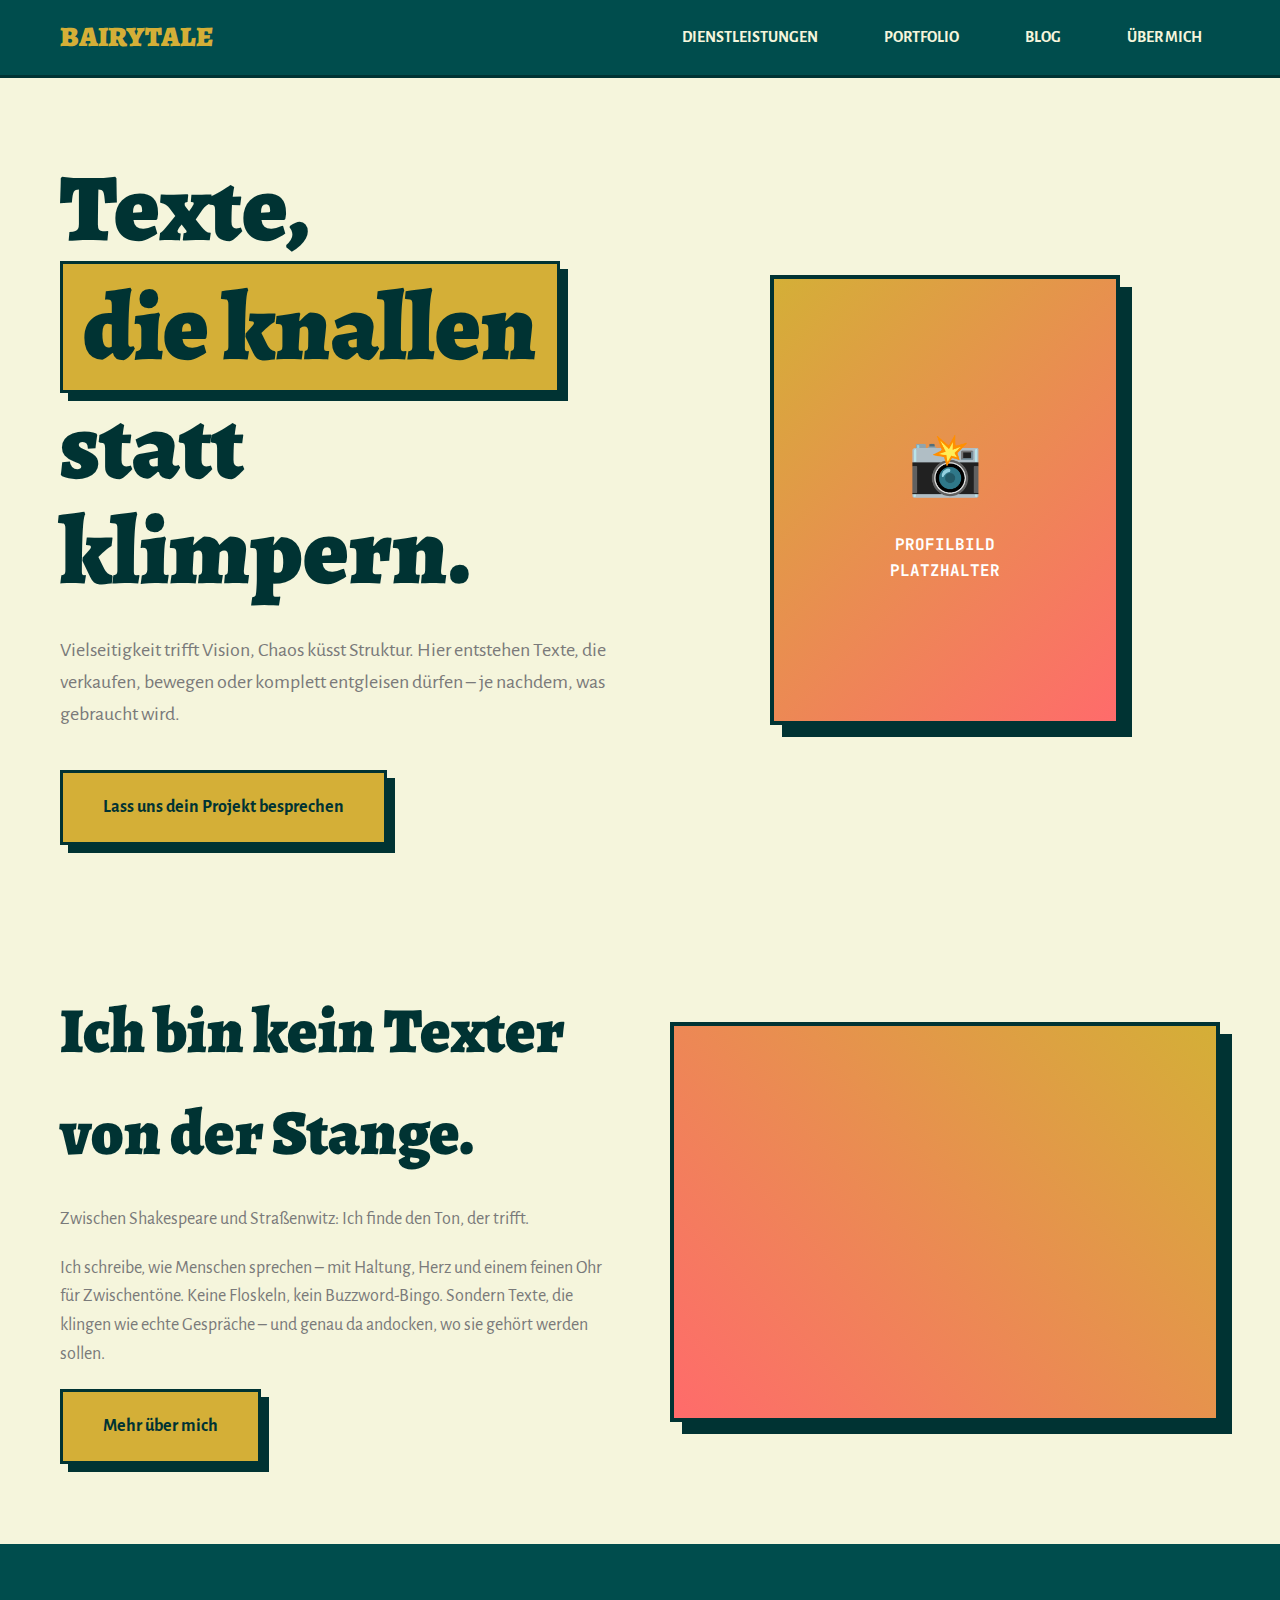
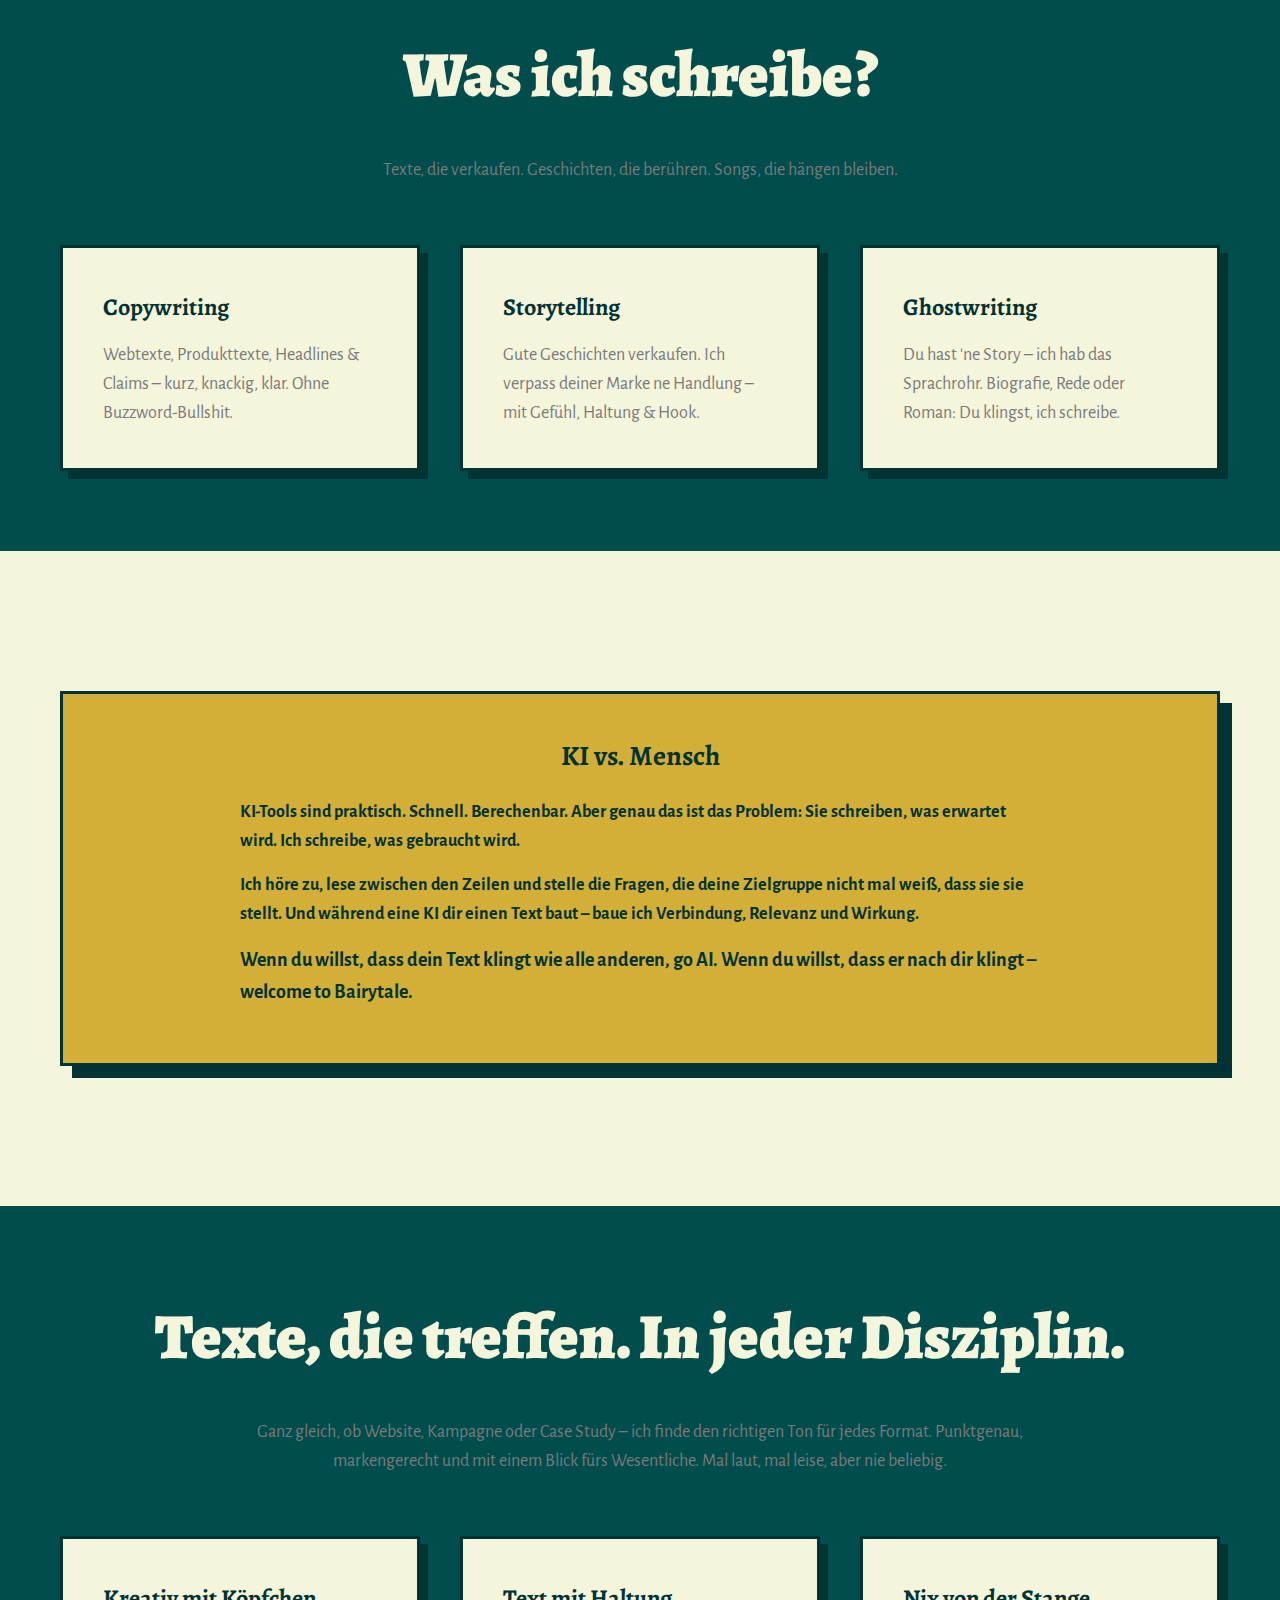
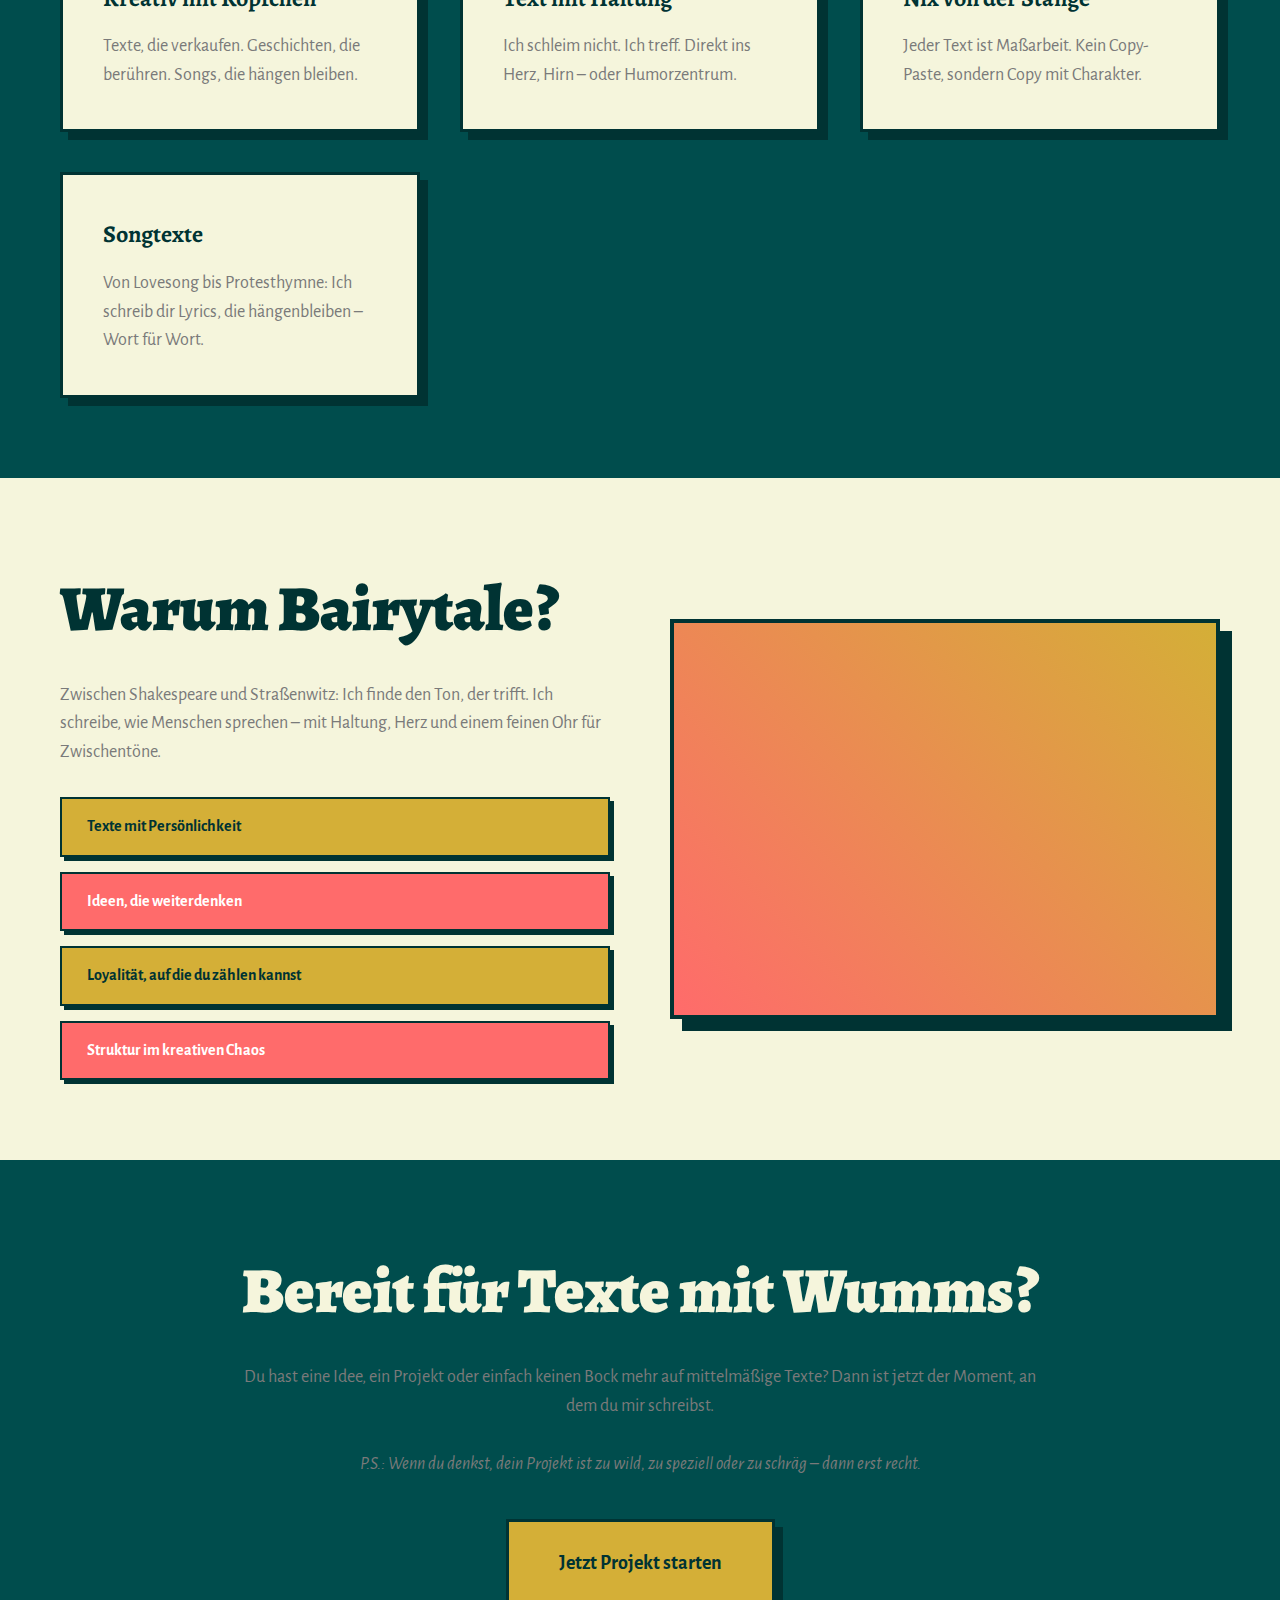
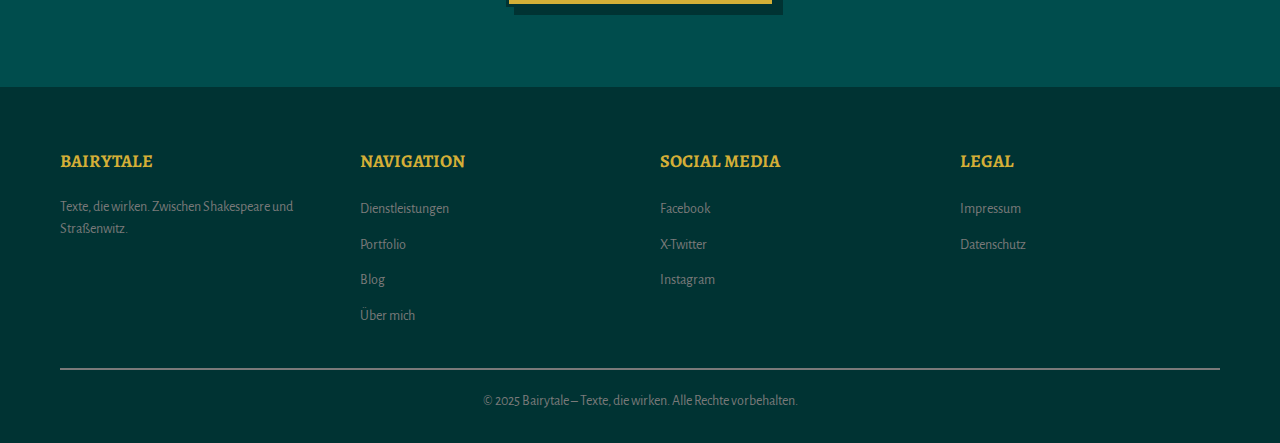
<file: index.html>
<!DOCTYPE html>
<html lang="de">
<head>
    <meta charset="UTF-8">
    <meta name="viewport" content="width=device-width, initial-scale=1.0">
    <title>Bairytale – Texte, die wirken.</title>
    <style>
        @import url('https://fonts.googleapis.com/css2?family=Alegreya:wght@400;700;900&family=Alegreya+Sans:wght@400;700&family=JetBrains+Mono:wght@400;700&display=swap');
        
        * {
            margin: 0;
            padding: 0;
            box-sizing: border-box;
        }
        
        body {
            font-family: 'Alegreya Sans', sans-serif;
            background-color: #F5F5DC;
            color: #003333;
            line-height: 1.6;
        }
        
        .container {
            max-width: 1200px;
            margin: 0 auto;
            padding: 0 20px;
        }
        
        /* Header */
        .header {
            background-color: #004D4D;
            padding: 15px 0;
            position: fixed;
            top: 0;
            width: 100%;
            z-index: 1000;
            border-bottom: 3px solid #003333;
        }
        
        .nav {
            display: flex;
            justify-content: space-between;
            align-items: center;
        }
        
        .logo {
            font-family: 'Alegreya', serif;
            font-size: 28px;
            font-weight: 900;
            color: #D4AF37;
            text-decoration: none;
            text-transform: uppercase;
        }
        
        .nav-menu {
            display: flex;
            list-style: none;
            gap: 30px;
        }
        
        .nav-link {
            color: #F5F5DC;
            text-decoration: none;
            font-weight: 700;
            text-transform: uppercase;
            padding: 8px 16px;
            border: 2px solid transparent;
        }
        
        .nav-link:hover {
            color: #D4AF37;
            border-color: #D4AF37;
        }
        
        /* Hero Section */
        .hero {
            min-height: 100vh;
            display: flex;
            align-items: center;
            padding-top: 100px;
            background-color: #F5F5DC;
        }
        
        .hero-content {
            display: grid;
            grid-template-columns: 1fr 1fr;
            gap: 60px;
            align-items: center;
        }
        
        .hero-text h1 {
            font-family: 'Alegreya', serif;
            font-size: clamp(3rem, 8vw, 6rem);
            font-weight: 900;
            color: #003333;
            margin-bottom: 30px;
            line-height: 1.1;
        }
        
        .highlight {
            background-color: #D4AF37;
            color: #003333;
            padding: 10px 20px;
            display: inline-block;
            border: 3px solid #003333;
            box-shadow: 8px 8px 0px #003333;
        }
        
        .hero-subtitle {
            font-size: 20px;
            color: #7A7A7A;
            margin-bottom: 40px;
            line-height: 1.6;
        }
        
        .btn {
            display: inline-block;
            padding: 20px 40px;
            background-color: #D4AF37;
            color: #003333;
            text-decoration: none;
            font-weight: 700;
            font-size: 18px;
            border: 3px solid #003333;
            box-shadow: 8px 8px 0px #003333;
        }
        
        .btn:hover {
            background-color: #FF6B6B;
            color: white;
            box-shadow: 12px 12px 0px #003333;
        }
        
        .profile-image {
            width: 350px;
            height: 450px;
            background: linear-gradient(135deg, #D4AF37, #FF6B6B);
            border: 4px solid #003333;
            box-shadow: 12px 12px 0px #003333;
            display: flex;
            align-items: center;
            justify-content: center;
            margin: 0 auto;
        }
        
        .profile-placeholder {
            text-align: center;
            color: white;
            font-family: 'JetBrains Mono', monospace;
            font-weight: 700;
            text-transform: uppercase;
        }
        
        .profile-placeholder::before {
            content: '📸';
            display: block;
            font-size: 60px;
            margin-bottom: 20px;
        }
        
        /* Section Styles */
        .section {
            padding: 80px 0;
        }
        
        .section-dark {
            background-color: #004D4D;
            color: #F5F5DC;
        }
        
        .section h2 {
            font-family: 'Alegreya', serif;
            font-size: clamp(2.5rem, 6vw, 4rem);
            font-weight: 900;
            margin-bottom: 30px;
            text-align: center;
        }
        
        .section-dark h2 {
            color: #F5F5DC;
        }
        
        .section p {
            font-size: 18px;
            color: #7A7A7A;
            text-align: center;
            max-width: 800px;
            margin: 0 auto 40px;
        }
        
        /* About Section */
        .about-content {
            display: grid;
            grid-template-columns: 1fr 1fr;
            gap: 60px;
            align-items: center;
        }
        
        .about-text h2 {
            text-align: left;
            margin-bottom: 20px;
        }
        
        .about-text p {
            text-align: left;
            margin-bottom: 20px;
        }
        
        .about-image {
            width: 100%;
            height: 400px;
            background: linear-gradient(45deg, #FF6B6B, #D4AF37);
            border: 4px solid #003333;
            box-shadow: 12px 12px 0px #003333;
        }
        
        /* Services Grid */
        .services-grid {
            display: grid;
            grid-template-columns: repeat(auto-fit, minmax(300px, 1fr));
            gap: 40px;
            margin-top: 60px;
        }
        
        .service-card {
            background-color: #F5F5DC;
            border: 3px solid #003333;
            box-shadow: 8px 8px 0px #003333;
            padding: 40px;
        }
        
        .service-card h3 {
            font-family: 'Alegreya', serif;
            font-size: 24px;
            font-weight: 700;
            color: #003333;
            margin-bottom: 15px;
        }
        
        .service-card p {
            color: #7A7A7A;
            text-align: left;
            margin: 0;
        }
        
        /* Highlight Box */
        .highlight-box {
            background-color: #D4AF37;
            color: #003333;
            padding: 40px;
            border: 3px solid #003333;
            box-shadow: 12px 12px 0px #003333;
            margin: 60px 0;
            text-align: center;
        }
        
        .highlight-box h3 {
            font-family: 'Alegreya', serif;
            font-size: 28px;
            font-weight: 700;
            margin-bottom: 20px;
        }
        
        .highlight-box p {
            color: #003333;
            font-weight: 600;
            text-align: left;
            margin-bottom: 15px;
        }
        
        /* Features List */
        .features-list {
            list-style: none;
            margin-top: 30px;
            display: grid;
            gap: 15px;
        }
        
        .features-list li {
            background-color: #D4AF37;
            color: #003333;
            padding: 15px 25px;
            border: 2px solid #003333;
            box-shadow: 4px 4px 0px #003333;
            font-weight: 700;
        }
        
        .features-list li:nth-child(even) {
            background-color: #FF6B6B;
            color: white;
        }
        
        /* CTA Section */
        .cta {
            background-color: #004D4D;
            color: #F5F5DC;
            text-align: center;
        }
        
        .cta h2 {
            color: #F5F5DC;
            margin-bottom: 20px;
        }
        
        .cta p {
            color: #7A7A7A;
            margin-bottom: 30px;
        }
        
        .cta .btn {
            background-color: #D4AF37;
            color: #003333;
            font-size: 20px;
            padding: 25px 50px;
        }
        
        /* Footer */
        .footer {
            background-color: #003333;
            padding: 60px 0 30px;
        }
        
        .footer-content {
            display: grid;
            grid-template-columns: repeat(auto-fit, minmax(250px, 1fr));
            gap: 40px;
            margin-bottom: 30px;
        }
        
        .footer-section h4 {
            color: #D4AF37;
            font-family: 'Alegreya', serif;
            font-size: 18px;
            font-weight: 700;
            margin-bottom: 20px;
            text-transform: uppercase;
        }
        
        .footer-section ul {
            list-style: none;
        }
        
        .footer-section li {
            margin-bottom: 10px;
        }
        
        .footer-section a {
            color: #7A7A7A;
            text-decoration: none;
            font-size: 14px;
        }
        
        .footer-section a:hover {
            color: #D4AF37;
        }
        
        .footer-bottom {
            border-top: 2px solid #7A7A7A;
            padding-top: 20px;
            text-align: center;
            color: #7A7A7A;
            font-size: 14px;
        }
        
        /* Responsive */
        @media (max-width: 768px) {
            .nav-menu {
                display: none;
            }
            
            .hero-content {
                grid-template-columns: 1fr;
                text-align: center;
            }
            
            .about-content {
                grid-template-columns: 1fr;
            }
            
            .services-grid {
                grid-template-columns: 1fr;
            }
            
            .profile-image {
                width: 250px;
                height: 320px;
            }
        }
    </style>
</head>
<body>
    <!-- Header -->
    <header class="header">
        <div class="container">
            <nav class="nav">
                <a href="#" class="logo">Bairytale</a>
                <ul class="nav-menu">
                    <li><a href="#" class="nav-link">Dienstleistungen</a></li>
                    <li><a href="#" class="nav-link">Portfolio</a></li>
                    <li><a href="#" class="nav-link">Blog</a></li>
                    <li><a href="#" class="nav-link">Über mich</a></li>
                </ul>
            </nav>
        </div>
    </header>

    <!-- Hero Section -->
    <section class="hero">
        <div class="container">
            <div class="hero-content">
                <div class="hero-text">
                    <h1>Texte, <span class="highlight">die knallen</span> statt klimpern.</h1>
                    <p class="hero-subtitle">Vielseitigkeit trifft Vision, Chaos küsst Struktur. Hier entstehen Texte, die verkaufen, bewegen oder komplett entgleisen dürfen – je nachdem, was gebraucht wird.</p>
                    <a href="#services" class="btn">Lass uns dein Projekt besprechen</a>
                </div>
                <div class="hero-image">
                    <div class="profile-image">
                        <div class="profile-placeholder">
                            Profilbild<br>Platzhalter
                        </div>
                    </div>
                </div>
            </div>
        </div>
    </section>

    <!-- About Preview Section -->
    <section class="section">
        <div class="container">
            <div class="about-content">
                <div class="about-text">
                    <h2>Ich bin kein Texter von der Stange.</h2>
                    <p>Zwischen Shakespeare und Straßenwitz: Ich finde den Ton, der trifft.</p>
                    <p>Ich schreibe, wie Menschen sprechen – mit Haltung, Herz und einem feinen Ohr für Zwischentöne. Keine Floskeln, kein Buzzword-Bingo. Sondern Texte, die klingen wie echte Gespräche – und genau da andocken, wo sie gehört werden sollen.</p>
                    <a href="#" class="btn">Mehr über mich</a>
                </div>
                <div class="about-image"></div>
            </div>
        </div>
    </section>

    <!-- Services Section -->
    <section id="services" class="section section-dark">
        <div class="container">
            <h2>Was ich schreibe?</h2>
            <p>Texte, die verkaufen. Geschichten, die berühren. Songs, die hängen bleiben.</p>
            
            <div class="services-grid">
                <div class="service-card">
                    <h3>Copywriting</h3>
                    <p>Webtexte, Produkttexte, Headlines & Claims – kurz, knackig, klar. Ohne Buzzword-Bullshit.</p>
                </div>
                <div class="service-card">
                    <h3>Storytelling</h3>
                    <p>Gute Geschichten verkaufen. Ich verpass deiner Marke ne Handlung – mit Gefühl, Haltung & Hook.</p>
                </div>
                <div class="service-card">
                    <h3>Ghostwriting</h3>
                    <p>Du hast 'ne Story – ich hab das Sprachrohr. Biografie, Rede oder Roman: Du klingst, ich schreibe.</p>
                </div>
            </div>
        </div>
    </section>

    <!-- AI vs Human Section -->
    <section class="section">
        <div class="container">
            <div class="highlight-box">
                <h3>KI vs. Mensch</h3>
                <p>KI-Tools sind praktisch. Schnell. Berechenbar. Aber genau das ist das Problem: Sie schreiben, was erwartet wird. Ich schreibe, was gebraucht wird.</p>
                <p>Ich höre zu, lese zwischen den Zeilen und stelle die Fragen, die deine Zielgruppe nicht mal weiß, dass sie sie stellt. Und während eine KI dir einen Text baut – baue ich Verbindung, Relevanz und Wirkung.</p>
                <p style="font-weight: 700; font-size: 20px;">Wenn du willst, dass dein Text klingt wie alle anderen, go AI. Wenn du willst, dass er nach dir klingt – welcome to Bairytale.</p>
            </div>
        </div>
    </section>

    <!-- Services Detail Section -->
    <section class="section section-dark">
        <div class="container">
            <h2>Texte, die treffen. In jeder Disziplin.</h2>
            <p>Ganz gleich, ob Website, Kampagne oder Case Study – ich finde den richtigen Ton für jedes Format. Punktgenau, markengerecht und mit einem Blick fürs Wesentliche. Mal laut, mal leise, aber nie beliebig.</p>
            
            <div class="services-grid">
                <div class="service-card">
                    <h3>Kreativ mit Köpfchen</h3>
                    <p>Texte, die verkaufen. Geschichten, die berühren. Songs, die hängen bleiben.</p>
                </div>
                <div class="service-card">
                    <h3>Text mit Haltung</h3>
                    <p>Ich schleim nicht. Ich treff. Direkt ins Herz, Hirn – oder Humorzentrum.</p>
                </div>
                <div class="service-card">
                    <h3>Nix von der Stange</h3>
                    <p>Jeder Text ist Maßarbeit. Kein Copy-Paste, sondern Copy mit Charakter.</p>
                </div>
                <div class="service-card">
                    <h3>Songtexte</h3>
                    <p>Von Lovesong bis Protesthymne: Ich schreib dir Lyrics, die hängenbleiben – Wort für Wort.</p>
                </div>
            </div>
        </div>
    </section>

    <!-- Features Section -->
    <section class="section">
        <div class="container">
            <div class="about-content">
                <div class="about-text">
                    <h2>Warum Bairytale?</h2>
                    <p>Zwischen Shakespeare und Straßenwitz: Ich finde den Ton, der trifft. Ich schreibe, wie Menschen sprechen – mit Haltung, Herz und einem feinen Ohr für Zwischentöne.</p>
                    
                    <ul class="features-list">
                        <li>Texte mit Persönlichkeit</li>
                        <li>Ideen, die weiterdenken</li>
                        <li>Loyalität, auf die du zählen kannst</li>
                        <li>Struktur im kreativen Chaos</li>
                    </ul>
                </div>
                <div class="about-image"></div>
            </div>
        </div>
    </section>

    <!-- CTA Section -->
    <section class="section cta">
        <div class="container">
            <h2>Bereit für Texte mit Wumms?</h2>
            <p>Du hast eine Idee, ein Projekt oder einfach keinen Bock mehr auf mittelmäßige Texte? Dann ist jetzt der Moment, an dem du mir schreibst.</p>
            <p style="font-style: italic; margin-bottom: 40px;">P.S.: Wenn du denkst, dein Projekt ist zu wild, zu speziell oder zu schräg – dann erst recht.</p>
            <a href="#" class="btn">Jetzt Projekt starten</a>
        </div>
    </section>

    <!-- Footer -->
    <footer class="footer">
        <div class="container">
            <div class="footer-content">
                <div class="footer-section">
                    <h4>Bairytale</h4>
                    <p style="color: #7A7A7A; font-size: 14px;">Texte, die wirken. Zwischen Shakespeare und Straßenwitz.</p>
                </div>
                <div class="footer-section">
                    <h4>Navigation</h4>
                    <ul>
                        <li><a href="#">Dienstleistungen</a></li>
                        <li><a href="#">Portfolio</a></li>
                        <li><a href="#">Blog</a></li>
                        <li><a href="#">Über mich</a></li>
                    </ul>
                </div>
                <div class="footer-section">
                    <h4>Social Media</h4>
                    <ul>
                        <li><a href="#">Facebook</a></li>
                        <li><a href="#">X-Twitter</a></li>
                        <li><a href="#">Instagram</a></li>
                    </ul>
                </div>
                <div class="footer-section">
                    <h4>Legal</h4>
                    <ul>
                        <li><a href="#">Impressum</a></li>
                        <li><a href="#">Datenschutz</a></li>
                    </ul>
                </div>
            </div>
            <div class="footer-bottom">
                <p>&copy; 2025 Bairytale – Texte, die wirken. Alle Rechte vorbehalten.</p>
            </div>
        </div>
    </footer>
</body>
</html>
</file>
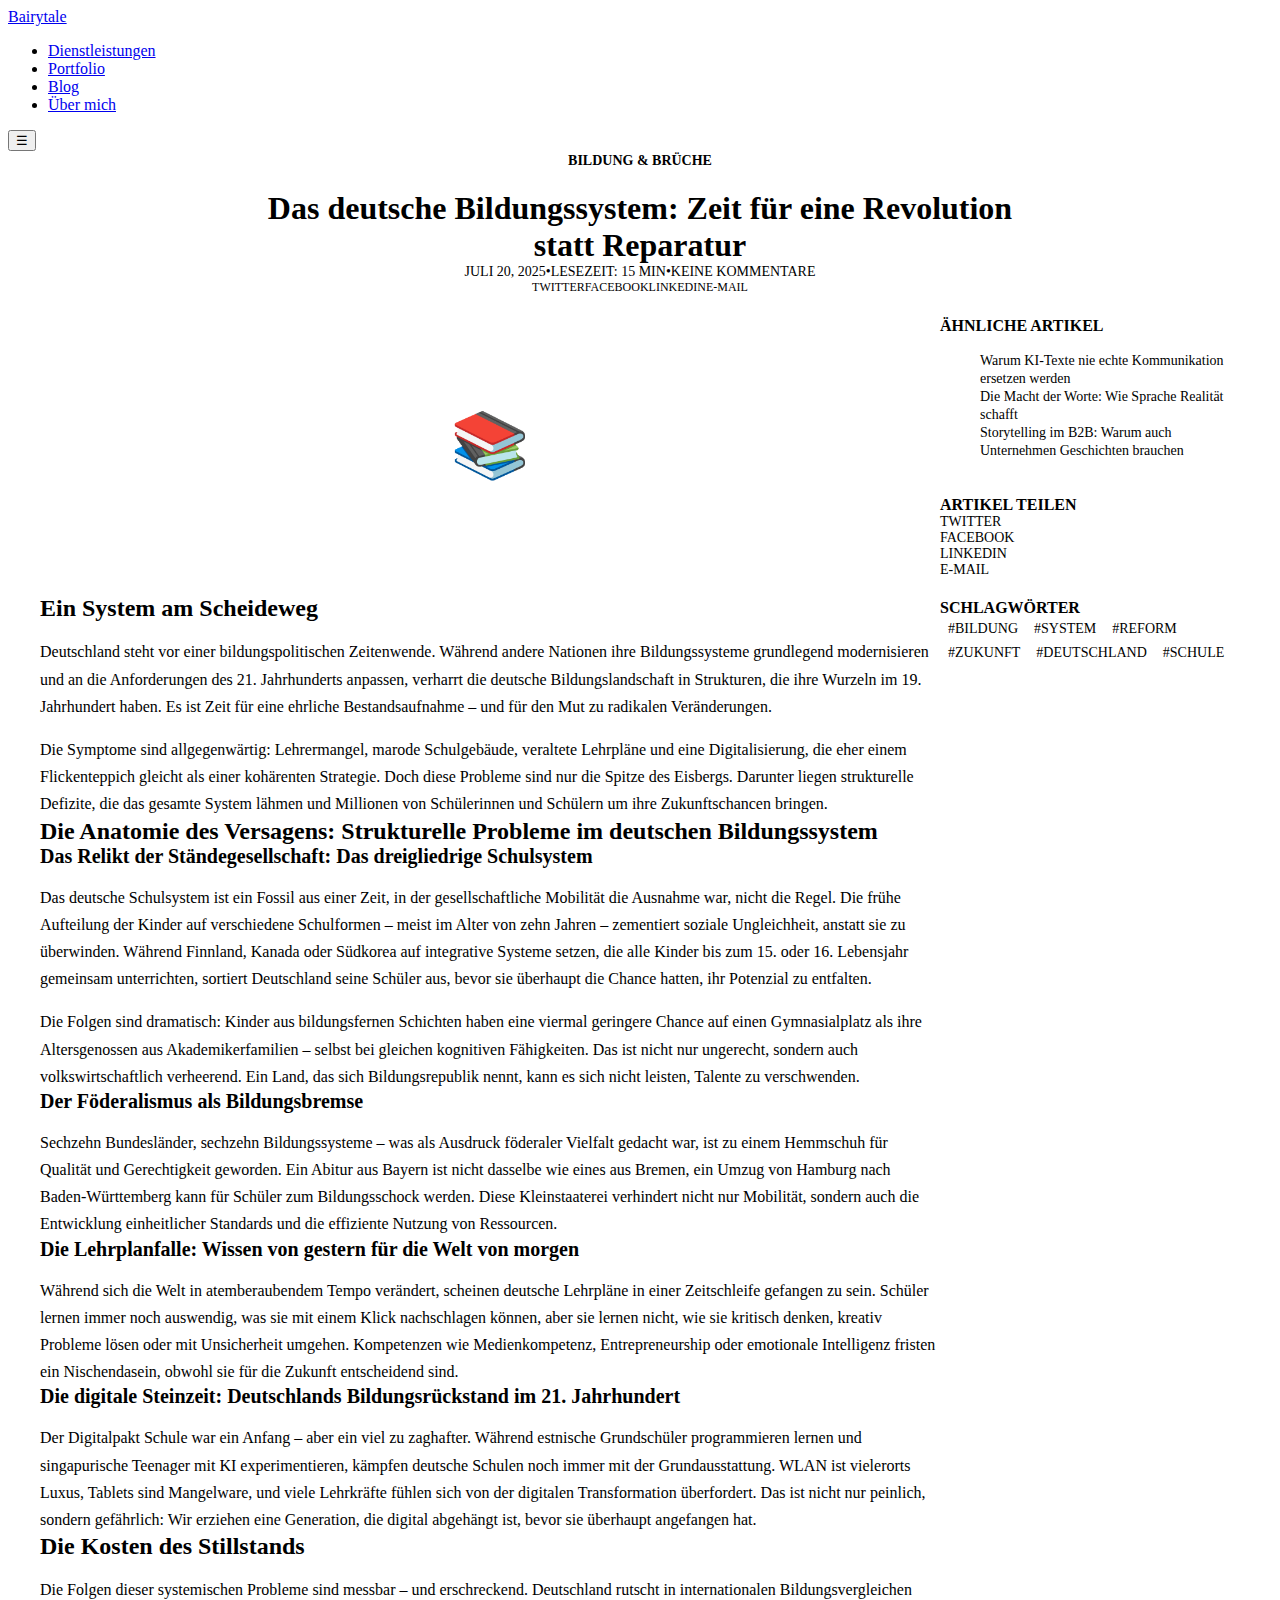
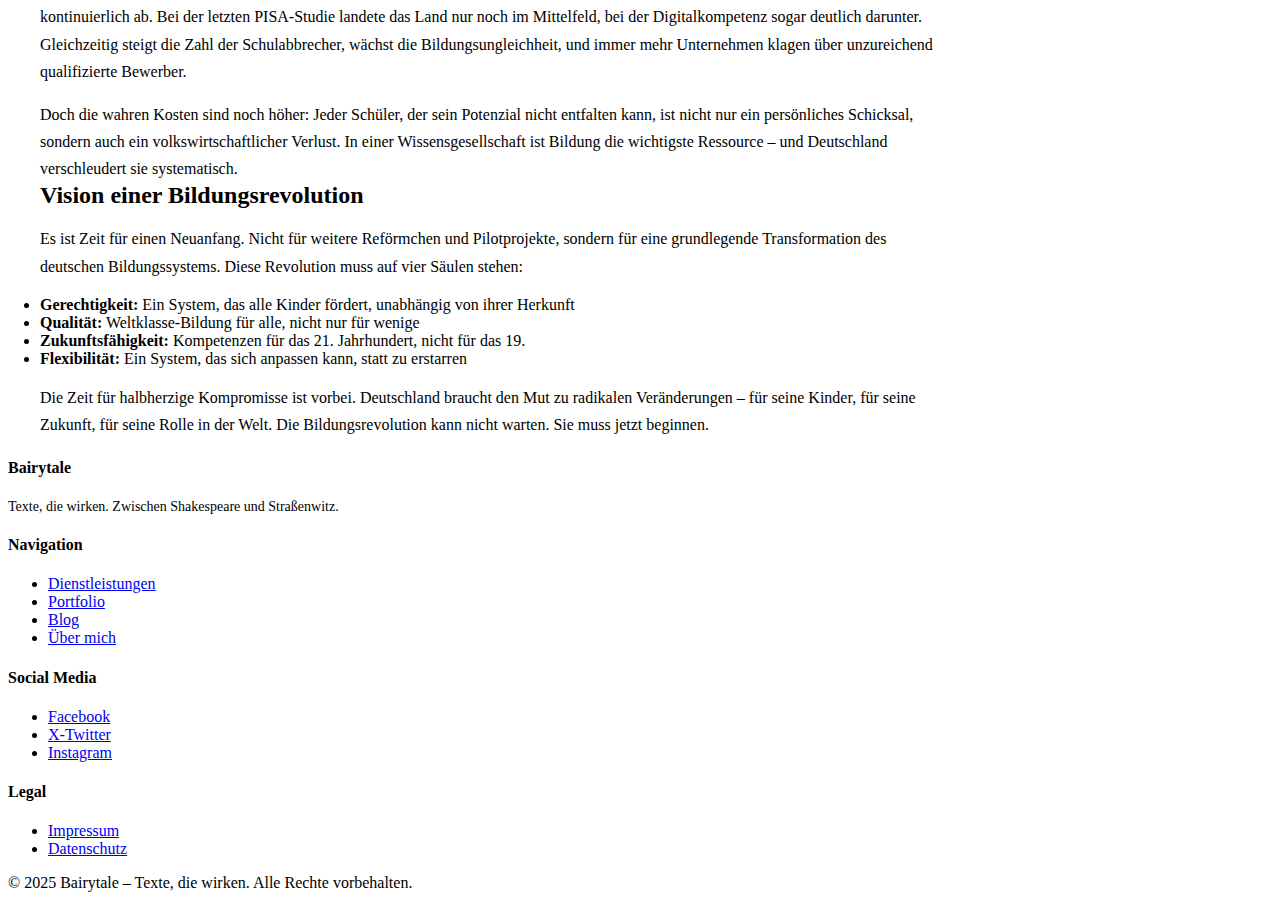
<file: blog-post.html>
<!DOCTYPE html>
<html lang="de">
<head>
    <meta charset="UTF-8">
    <meta name="viewport" content="width=device-width, initial-scale=1.0">
    <title>Das deutsche Bildungssystem: Zeit für eine Revolution statt Reparatur – Bairytale</title>
    <meta name="description" content="Deutschland steht vor einer bildungspolitischen Zeitenwende. Ein kritischer Blick auf die Strukturprobleme des deutschen Bildungssystems.">
    <link rel="stylesheet" href="css/style.css">
    <style>
        .blog-header {
            background-color: var(--dark-petrol);
            padding: var(--space-2xl) 0;
            text-align: center;
        }
        
        .blog-category-tag {
            display: inline-block;
            font-family: var(--font-mono);
            font-size: 0.875rem;
            text-transform: uppercase;
            background-color: var(--accent-2);
            color: var(--white);
            padding: var(--space-sm) var(--space-md);
            margin-bottom: var(--space-md);
            border: 2px solid var(--white);
            font-weight: 700;
        }
        
        .blog-title {
            color: var(--secondary);
            margin-bottom: var(--space-md);
            max-width: 800px;
            margin-left: auto;
            margin-right: auto;
        }
        
        .blog-meta {
            font-family: var(--font-mono);
            font-size: 0.875rem;
            color: var(--text);
            text-transform: uppercase;
            margin-bottom: var(--space-lg);
        }
        
        .blog-meta span {
            margin: 0 var(--space-sm);
        }
        
        .social-share {
            display: flex;
            gap: var(--space-sm);
            justify-content: center;
            margin-bottom: var(--space-lg);
        }
        
        .social-btn {
            font-family: var(--font-mono);
            font-size: 0.75rem;
            text-transform: uppercase;
            padding: var(--space-xs) var(--space-sm);
            border: var(--border-sm);
            background-color: var(--primary);
            color: var(--secondary);
            text-decoration: none;
            transition: all var(--transition-fast);
        }
        
        .social-btn:hover {
            background-color: var(--accent);
            color: var(--primary);
        }
        
        .blog-content {
            display: grid;
            grid-template-columns: 1fr 300px;
            gap: var(--space-2xl);
            max-width: 1200px;
            margin: 0 auto;
        }
        
        .blog-article {
            background-color: var(--secondary);
            border: var(--border-md);
            box-shadow: var(--shadow-md);
            padding: var(--space-xl);
        }
        
        .blog-featured-image {
            width: 100%;
            height: 300px;
            background: linear-gradient(135deg, var(--accent), var(--accent-2));
            border: var(--border-md);
            margin-bottom: var(--space-xl);
            display: flex;
            align-items: center;
            justify-content: center;
            font-size: 4rem;
            color: var(--white);
        }
        
        .blog-article h2 {
            color: var(--dark-petrol);
            font-size: 1.5rem;
            margin: var(--space-xl) 0 var(--space-md);
        }
        
        .blog-article h3 {
            color: var(--dark-petrol);
            font-size: 1.25rem;
            margin: var(--space-lg) 0 var(--space-md);
        }
        
        .blog-article p {
            color: var(--text);
            line-height: 1.7;
            margin-bottom: var(--space-md);
        }
        
        .blog-article ul {
            color: var(--text);
            margin-bottom: var(--space-md);
            padding-left: var(--space-md);
        }
        
        .blog-article li {
            margin-bottom: var(--space-xs);
        }
        
        .blog-sidebar {
            display: flex;
            flex-direction: column;
            gap: var(--space-lg);
        }
        
        .sidebar-widget {
            background-color: var(--secondary);
            border: var(--border-md);
            box-shadow: var(--shadow-md);
            padding: var(--space-lg);
        }
        
        .sidebar-widget h4 {
            font-family: var(--font-mono);
            text-transform: uppercase;
            color: var(--dark-petrol);
            margin-bottom: var(--space-md);
            font-size: 1rem;
        }
        
        .sidebar-widget ul {
            list-style: none;
        }
        
        .sidebar-widget li {
            margin-bottom: var(--space-sm);
        }
        
        .sidebar-widget a {
            color: var(--text);
            font-size: 0.875rem;
            text-decoration: none;
            transition: color var(--transition-fast);
        }
        
        .sidebar-widget a:hover {
            color: var(--accent);
        }
        
        .tag-list {
            display: flex;
            flex-wrap: wrap;
            gap: var(--space-xs);
        }
        
        .tag {
            font-family: var(--font-mono);
            font-size: 0.75rem;
            text-transform: uppercase;
            background-color: var(--dark-petrol);
            color: var(--accent);
            padding: 4px 8px;
            text-decoration: none;
            transition: all var(--transition-fast);
        }
        
        .tag:hover {
            background-color: var(--accent);
            color: var(--dark-petrol);
        }
        
        @media (max-width: 768px) {
            .blog-content {
                grid-template-columns: 1fr;
            }
            
            .social-share {
                flex-wrap: wrap;
            }
        }
    </style>
</head>
<body>
    <!-- Header -->
    <header class="header">
        <div class="container">
            <nav class="nav">
                <a href="index.html" class="logo">Bairytale</a>
                <ul class="nav-menu">
                    <li><a href="dienstleistungen.html" class="nav-link">Dienstleistungen</a></li>
                    <li><a href="portfolio.html" class="nav-link">Portfolio</a></li>
                    <li><a href="blog.html" class="nav-link">Blog</a></li>
                    <li><a href="ueber-mich.html" class="nav-link">Über mich</a></li>
                </ul>
                <button class="menu-toggle" aria-label="Menu öffnen">☰</button>
            </nav>
        </div>
    </header>

    <!-- Blog Header -->
    <section class="blog-header">
        <div class="container">
            <div class="blog-category-tag">Bildung & Brüche</div>
            <h1 class="blog-title">Das deutsche Bildungssystem: Zeit für eine Revolution statt Reparatur</h1>
            <div class="blog-meta">
                Juli 20, 2025<span>•</span>Lesezeit: 15 Min<span>•</span>Keine Kommentare
            </div>
            <div class="social-share">
                <a href="#" class="social-btn">Twitter</a>
                <a href="#" class="social-btn">Facebook</a>
                <a href="#" class="social-btn">LinkedIn</a>
                <a href="#" class="social-btn">E-Mail</a>
            </div>
        </div>
    </section>

    <!-- Blog Content -->
    <section class="section">
        <div class="container">
            <div class="blog-content">
                <article class="blog-article">
                    <div class="blog-featured-image">📚</div>
                    
                    <h2>Ein System am Scheideweg</h2>
                    <p>Deutschland steht vor einer bildungspolitischen Zeitenwende. Während andere Nationen ihre Bildungssysteme grundlegend modernisieren und an die Anforderungen des 21. Jahrhunderts anpassen, verharrt die deutsche Bildungslandschaft in Strukturen, die ihre Wurzeln im 19. Jahrhundert haben. Es ist Zeit für eine ehrliche Bestandsaufnahme – und für den Mut zu radikalen Veränderungen.</p>
                    
                    <p>Die Symptome sind allgegenwärtig: Lehrermangel, marode Schulgebäude, veraltete Lehrpläne und eine Digitalisierung, die eher einem Flickenteppich gleicht als einer kohärenten Strategie. Doch diese Probleme sind nur die Spitze des Eisbergs. Darunter liegen strukturelle Defizite, die das gesamte System lähmen und Millionen von Schülerinnen und Schülern um ihre Zukunftschancen bringen.</p>
                    
                    <h2>Die Anatomie des Versagens: Strukturelle Probleme im deutschen Bildungssystem</h2>
                    
                    <h3>Das Relikt der Ständegesellschaft: Das dreigliedrige Schulsystem</h3>
                    <p>Das deutsche Schulsystem ist ein Fossil aus einer Zeit, in der gesellschaftliche Mobilität die Ausnahme war, nicht die Regel. Die frühe Aufteilung der Kinder auf verschiedene Schulformen – meist im Alter von zehn Jahren – zementiert soziale Ungleichheit, anstatt sie zu überwinden. Während Finnland, Kanada oder Südkorea auf integrative Systeme setzen, die alle Kinder bis zum 15. oder 16. Lebensjahr gemeinsam unterrichten, sortiert Deutschland seine Schüler aus, bevor sie überhaupt die Chance hatten, ihr Potenzial zu entfalten.</p>
                    
                    <p>Die Folgen sind dramatisch: Kinder aus bildungsfernen Schichten haben eine viermal geringere Chance auf einen Gymnasialplatz als ihre Altersgenossen aus Akademikerfamilien – selbst bei gleichen kognitiven Fähigkeiten. Das ist nicht nur ungerecht, sondern auch volkswirtschaftlich verheerend. Ein Land, das sich Bildungsrepublik nennt, kann es sich nicht leisten, Talente zu verschwenden.</p>
                    
                    <h3>Der Föderalismus als Bildungsbremse</h3>
                    <p>Sechzehn Bundesländer, sechzehn Bildungssysteme – was als Ausdruck föderaler Vielfalt gedacht war, ist zu einem Hemmschuh für Qualität und Gerechtigkeit geworden. Ein Abitur aus Bayern ist nicht dasselbe wie eines aus Bremen, ein Umzug von Hamburg nach Baden-Württemberg kann für Schüler zum Bildungsschock werden. Diese Kleinstaaterei verhindert nicht nur Mobilität, sondern auch die Entwicklung einheitlicher Standards und die effiziente Nutzung von Ressourcen.</p>
                    
                    <h3>Die Lehrplanfalle: Wissen von gestern für die Welt von morgen</h3>
                    <p>Während sich die Welt in atemberaubendem Tempo verändert, scheinen deutsche Lehrpläne in einer Zeitschleife gefangen zu sein. Schüler lernen immer noch auswendig, was sie mit einem Klick nachschlagen können, aber sie lernen nicht, wie sie kritisch denken, kreativ Probleme lösen oder mit Unsicherheit umgehen. Kompetenzen wie Medienkompetenz, Entrepreneurship oder emotionale Intelligenz fristen ein Nischendasein, obwohl sie für die Zukunft entscheidend sind.</p>
                    
                    <h3>Die digitale Steinzeit: Deutschlands Bildungsrückstand im 21. Jahrhundert</h3>
                    <p>Der Digitalpakt Schule war ein Anfang – aber ein viel zu zaghafter. Während estnische Grundschüler programmieren lernen und singapurische Teenager mit KI experimentieren, kämpfen deutsche Schulen noch immer mit der Grundausstattung. WLAN ist vielerorts Luxus, Tablets sind Mangelware, und viele Lehrkräfte fühlen sich von der digitalen Transformation überfordert. Das ist nicht nur peinlich, sondern gefährlich: Wir erziehen eine Generation, die digital abgehängt ist, bevor sie überhaupt angefangen hat.</p>
                    
                    <h2>Die Kosten des Stillstands</h2>
                    <p>Die Folgen dieser systemischen Probleme sind messbar – und erschreckend. Deutschland rutscht in internationalen Bildungsvergleichen kontinuierlich ab. Bei der letzten PISA-Studie landete das Land nur noch im Mittelfeld, bei der Digitalkompetenz sogar deutlich darunter. Gleichzeitig steigt die Zahl der Schulabbrecher, wächst die Bildungsungleichheit, und immer mehr Unternehmen klagen über unzureichend qualifizierte Bewerber.</p>
                    
                    <p>Doch die wahren Kosten sind noch höher: Jeder Schüler, der sein Potenzial nicht entfalten kann, ist nicht nur ein persönliches Schicksal, sondern auch ein volkswirtschaftlicher Verlust. In einer Wissensgesellschaft ist Bildung die wichtigste Ressource – und Deutschland verschleudert sie systematisch.</p>
                    
                    <h2>Vision einer Bildungsrevolution</h2>
                    <p>Es ist Zeit für einen Neuanfang. Nicht für weitere Reförmchen und Pilotprojekte, sondern für eine grundlegende Transformation des deutschen Bildungssystems. Diese Revolution muss auf vier Säulen stehen:</p>
                    
                    <ul>
                        <li><strong>Gerechtigkeit:</strong> Ein System, das alle Kinder fördert, unabhängig von ihrer Herkunft</li>
                        <li><strong>Qualität:</strong> Weltklasse-Bildung für alle, nicht nur für wenige</li>
                        <li><strong>Zukunftsfähigkeit:</strong> Kompetenzen für das 21. Jahrhundert, nicht für das 19.</li>
                        <li><strong>Flexibilität:</strong> Ein System, das sich anpassen kann, statt zu erstarren</li>
                    </ul>
                    
                    <p>Die Zeit für halbherzige Kompromisse ist vorbei. Deutschland braucht den Mut zu radikalen Veränderungen – für seine Kinder, für seine Zukunft, für seine Rolle in der Welt. Die Bildungsrevolution kann nicht warten. Sie muss jetzt beginnen.</p>
                </article>
                
                <aside class="blog-sidebar">
                    <div class="sidebar-widget">
                        <h4>Ähnliche Artikel</h4>
                        <ul>
                            <li><a href="#">Warum KI-Texte nie echte Kommunikation ersetzen werden</a></li>
                            <li><a href="#">Die Macht der Worte: Wie Sprache Realität schafft</a></li>
                            <li><a href="#">Storytelling im B2B: Warum auch Unternehmen Geschichten brauchen</a></li>
                        </ul>
                    </div>
                    
                    <div class="sidebar-widget">
                        <h4>Artikel teilen</h4>
                        <div class="social-share" style="flex-direction: column; align-items: flex-start;">
                            <a href="#" class="social-btn">Twitter</a>
                            <a href="#" class="social-btn">Facebook</a>
                            <a href="#" class="social-btn">LinkedIn</a>
                            <a href="#" class="social-btn">E-Mail</a>
                        </div>
                    </div>
                    
                    <div class="sidebar-widget">
                        <h4>Schlagwörter</h4>
                        <div class="tag-list">
                            <a href="#" class="tag">#Bildung</a>
                            <a href="#" class="tag">#System</a>
                            <a href="#" class="tag">#Reform</a>
                            <a href="#" class="tag">#Zukunft</a>
                            <a href="#" class="tag">#Deutschland</a>
                            <a href="#" class="tag">#Schule</a>
                        </div>
                    </div>
                </aside>
            </div>
        </div>
    </section>

    <!-- Footer -->
    <footer class="footer">
        <div class="container">
            <div class="footer-content">
                <div class="footer-section">
                    <h4>Bairytale</h4>
                    <p style="color: var(--text); font-size: 0.875rem;">Texte, die wirken. Zwischen Shakespeare und Straßenwitz.</p>
                </div>
                <div class="footer-section">
                    <h4>Navigation</h4>
                    <ul>
                        <li><a href="dienstleistungen.html">Dienstleistungen</a></li>
                        <li><a href="portfolio.html">Portfolio</a></li>
                        <li><a href="blog.html">Blog</a></li>
                        <li><a href="ueber-mich.html">Über mich</a></li>
                    </ul>
                </div>
                <div class="footer-section">
                    <h4>Social Media</h4>
                    <ul>
                        <li><a href="#" target="_blank">Facebook</a></li>
                        <li><a href="#" target="_blank">X-Twitter</a></li>
                        <li><a href="#" target="_blank">Instagram</a></li>
                    </ul>
                </div>
                <div class="footer-section">
                    <h4>Legal</h4>
                    <ul>
                        <li><a href="impressum.html">Impressum</a></li>
                        <li><a href="datenschutz.html">Datenschutz</a></li>
                    </ul>
                </div>
            </div>
            <div class="footer-bottom">
                <p>&copy; 2025 Bairytale – Texte, die wirken. Alle Rechte vorbehalten.</p>
            </div>
        </div>
    </footer>
</body>
</html>
</file>
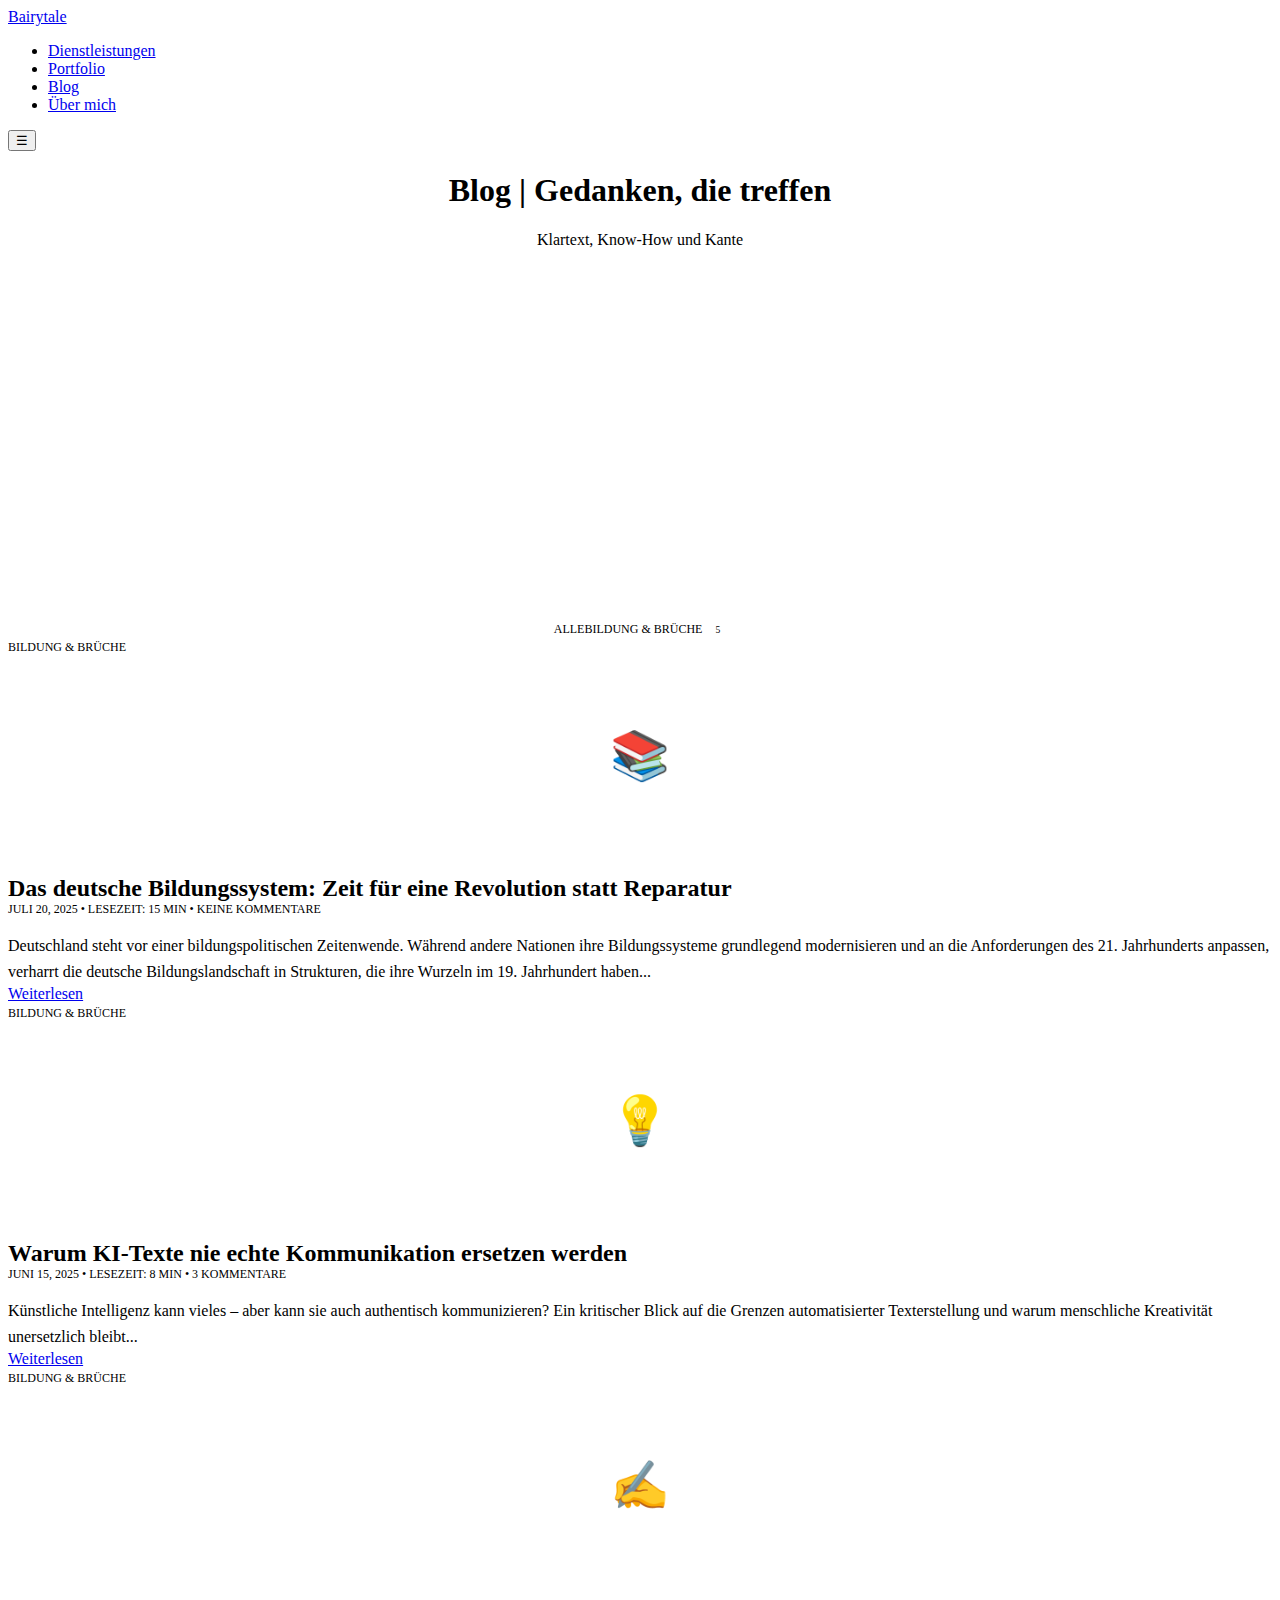
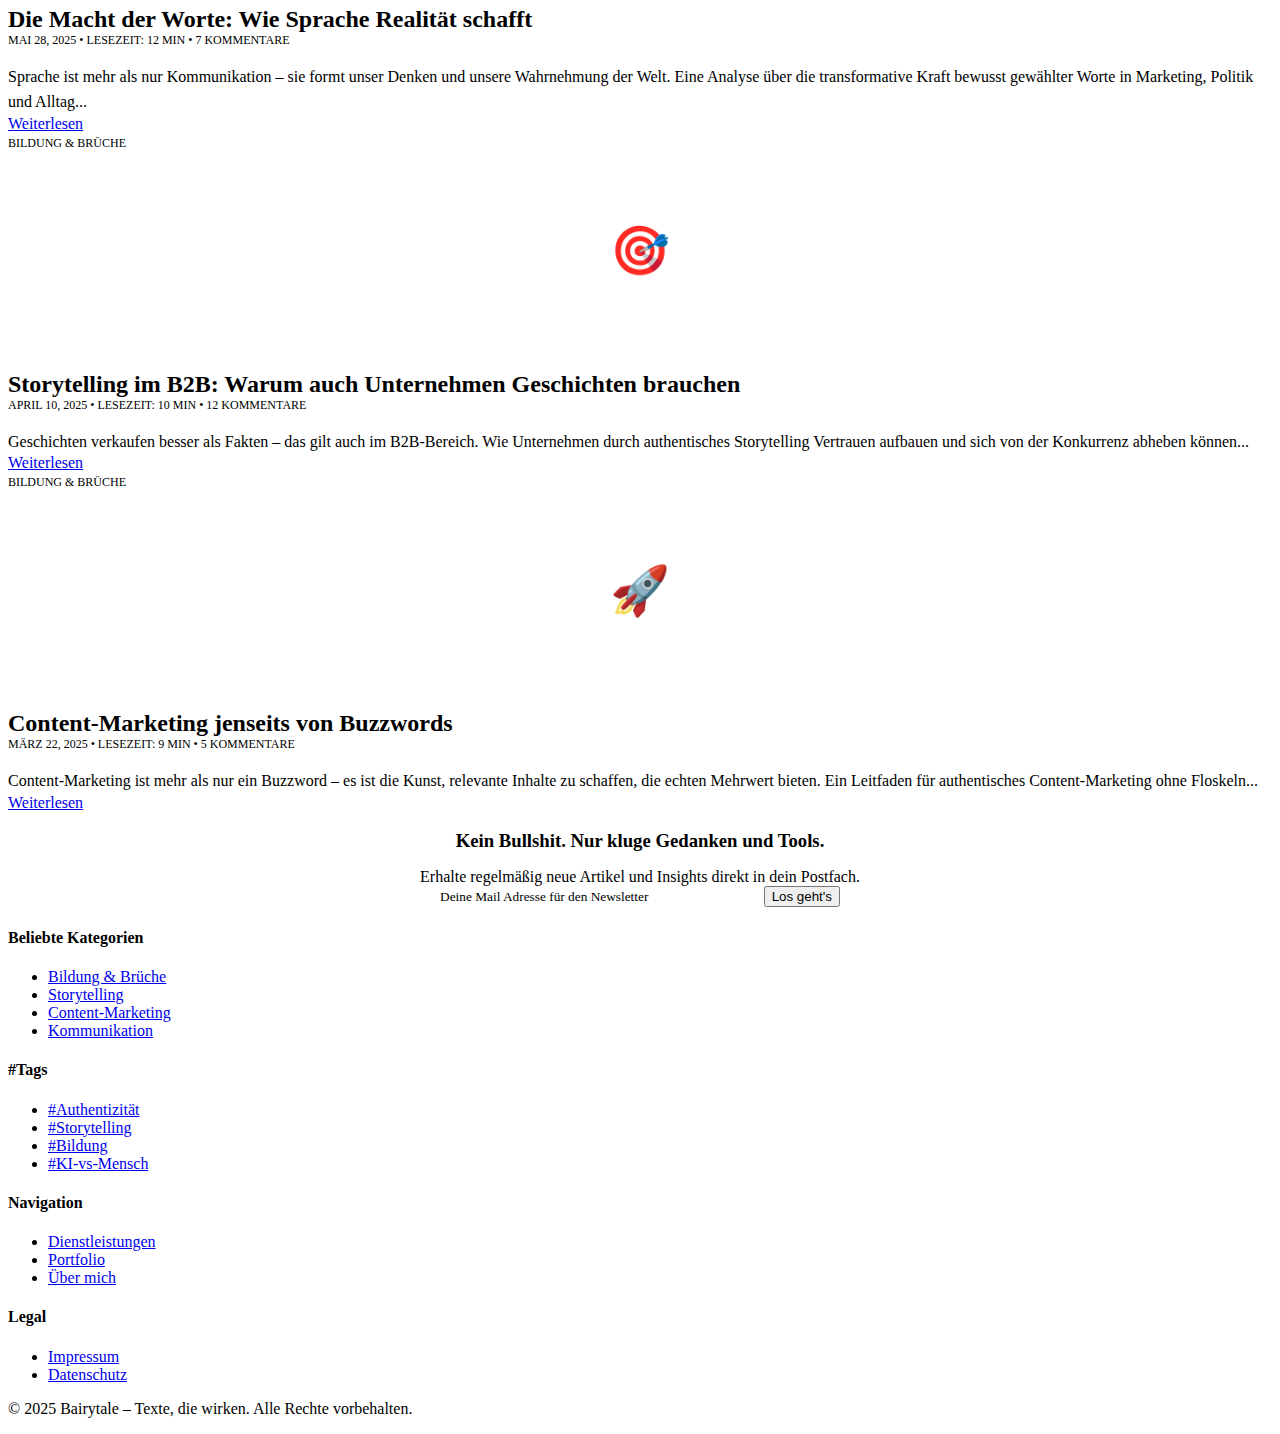
<file: blog.html>
<!DOCTYPE html>
<html lang="de">
<head>
    <meta charset="UTF-8">
    <meta name="viewport" content="width=device-width, initial-scale=1.0">
    <title>Blog – Bairytale</title>
    <meta name="description" content="Blog | Gedanken, die treffen - Klartext, Know-How und Kante. Artikel über Bildung, Sprache und Kommunikation.">
    <link rel="stylesheet" href="css/style.css">
    <style>
        .blog-filters {
            display: flex;
            gap: var(--space-sm);
            margin-bottom: var(--space-xl);
            justify-content: center;
            flex-wrap: wrap;
        }
        
        .filter-btn {
            font-family: var(--font-mono);
            font-size: 0.75rem;
            text-transform: uppercase;
            padding: var(--space-xs) var(--space-sm);
            border: var(--border-sm);
            background-color: transparent;
            color: var(--secondary);
            cursor: pointer;
            transition: all var(--transition-fast);
        }
        
        .filter-btn:hover,
        .filter-btn.active {
            background-color: var(--accent);
            color: var(--primary);
        }
        
        .blog-post {
            background-color: var(--secondary);
            border: var(--border-md);
            box-shadow: var(--shadow-md);
            padding: var(--space-lg);
            margin-bottom: var(--space-lg);
            transition: all var(--transition-normal);
        }
        
        .blog-post:hover {
            box-shadow: var(--shadow-lg);
            transform: translate(-2px, -2px);
        }
        
        .blog-category {
            display: inline-block;
            font-family: var(--font-mono);
            font-size: 0.75rem;
            text-transform: uppercase;
            background-color: var(--accent-2);
            color: var(--white);
            padding: var(--space-xs) var(--space-sm);
            margin-bottom: var(--space-sm);
            border: 2px solid var(--dark-petrol);
        }
        
        .blog-title {
            color: var(--dark-petrol);
            margin-bottom: var(--space-sm);
            font-size: 1.5rem;
        }
        
        .blog-meta {
            font-family: var(--font-mono);
            font-size: 0.75rem;
            color: var(--text);
            margin-bottom: var(--space-md);
            text-transform: uppercase;
        }
        
        .blog-excerpt {
            color: var(--text);
            margin-bottom: var(--space-md);
            line-height: 1.6;
        }
        
        .blog-image {
            width: 100%;
            height: 200px;
            background: linear-gradient(135deg, var(--accent), var(--accent-2));
            border: var(--border-sm);
            margin-bottom: var(--space-md);
            display: flex;
            align-items: center;
            justify-content: center;
            color: var(--white);
            font-size: 3rem;
        }
        
        .newsletter-signup {
            background-color: var(--dark-petrol);
            border: var(--border-md);
            box-shadow: var(--shadow-md);
            padding: var(--space-xl);
            text-align: center;
            margin-top: var(--space-2xl);
        }
        
        .newsletter-form {
            display: flex;
            gap: var(--space-sm);
            max-width: 400px;
            margin: 0 auto;
            margin-top: var(--space-md);
        }
        
        .newsletter-input {
            flex: 1;
            padding: var(--space-sm);
            border: var(--border-sm);
            background-color: var(--secondary);
            color: var(--dark-petrol);
            font-family: var(--font-sans);
        }
        
        .newsletter-input::placeholder {
            color: var(--text);
        }
        
        @media (max-width: 768px) {
            .newsletter-form {
                flex-direction: column;
            }
        }
    </style>
</head>
<body>
    <!-- Header -->
    <header class="header">
        <div class="container">
            <nav class="nav">
                <a href="index.html" class="logo">Bairytale</a>
                <ul class="nav-menu">
                    <li><a href="dienstleistungen.html" class="nav-link">Dienstleistungen</a></li>
                    <li><a href="portfolio.html" class="nav-link">Portfolio</a></li>
                    <li><a href="blog.html" class="nav-link">Blog</a></li>
                    <li><a href="ueber-mich.html" class="nav-link">Über mich</a></li>
                </ul>
                <button class="menu-toggle" aria-label="Menu öffnen">☰</button>
            </nav>
        </div>
    </header>

    <!-- Hero Section -->
    <section class="hero" style="min-height: 50vh;">
        <div class="container">
            <div class="hero-content" style="grid-template-columns: 1fr; text-align: center;">
                <div class="hero-text">
                    <h1>Blog | Gedanken, die treffen</h1>
                    <p class="hero-subtitle">Klartext, Know-How und Kante</p>
                </div>
            </div>
        </div>
    </section>

    <!-- Blog Content -->
    <section class="section">
        <div class="container">
            <!-- Filters -->
            <div class="blog-filters">
                <button class="filter-btn active">Alle</button>
                <button class="filter-btn">Bildung & Brüche <span style="background: var(--accent); color: var(--primary); padding: 2px 6px; margin-left: 4px; font-size: 0.6rem;">5</span></button>
            </div>

            <!-- Featured Post -->
            <article class="blog-post">
                <div class="blog-category">Bildung & Brüche</div>
                <div class="blog-image">📚</div>
                <h2 class="blog-title">Das deutsche Bildungssystem: Zeit für eine Revolution statt Reparatur</h2>
                <div class="blog-meta">Juli 20, 2025 • Lesezeit: 15 Min • Keine Kommentare</div>
                <p class="blog-excerpt">Deutschland steht vor einer bildungspolitischen Zeitenwende. Während andere Nationen ihre Bildungssysteme grundlegend modernisieren und an die Anforderungen des 21. Jahrhunderts anpassen, verharrt die deutsche Bildungslandschaft in Strukturen, die ihre Wurzeln im 19. Jahrhundert haben...</p>
                <a href="blog-post.html" class="btn">Weiterlesen</a>
            </article>

            <!-- Additional Blog Posts -->
            <article class="blog-post">
                <div class="blog-category">Bildung & Brüche</div>
                <div class="blog-image">💡</div>
                <h2 class="blog-title">Warum KI-Texte nie echte Kommunikation ersetzen werden</h2>
                <div class="blog-meta">Juni 15, 2025 • Lesezeit: 8 Min • 3 Kommentare</div>
                <p class="blog-excerpt">Künstliche Intelligenz kann vieles – aber kann sie auch authentisch kommunizieren? Ein kritischer Blick auf die Grenzen automatisierter Texterstellung und warum menschliche Kreativität unersetzlich bleibt...</p>
                <a href="#" class="btn">Weiterlesen</a>
            </article>

            <article class="blog-post">
                <div class="blog-category">Bildung & Brüche</div>
                <div class="blog-image">✍️</div>
                <h2 class="blog-title">Die Macht der Worte: Wie Sprache Realität schafft</h2>
                <div class="blog-meta">Mai 28, 2025 • Lesezeit: 12 Min • 7 Kommentare</div>
                <p class="blog-excerpt">Sprache ist mehr als nur Kommunikation – sie formt unser Denken und unsere Wahrnehmung der Welt. Eine Analyse über die transformative Kraft bewusst gewählter Worte in Marketing, Politik und Alltag...</p>
                <a href="#" class="btn">Weiterlesen</a>
            </article>

            <article class="blog-post">
                <div class="blog-category">Bildung & Brüche</div>
                <div class="blog-image">🎯</div>
                <h2 class="blog-title">Storytelling im B2B: Warum auch Unternehmen Geschichten brauchen</h2>
                <div class="blog-meta">April 10, 2025 • Lesezeit: 10 Min • 12 Kommentare</div>
                <p class="blog-excerpt">Geschichten verkaufen besser als Fakten – das gilt auch im B2B-Bereich. Wie Unternehmen durch authentisches Storytelling Vertrauen aufbauen und sich von der Konkurrenz abheben können...</p>
                <a href="#" class="btn">Weiterlesen</a>
            </article>

            <article class="blog-post">
                <div class="blog-category">Bildung & Brüche</div>
                <div class="blog-image">🚀</div>
                <h2 class="blog-title">Content-Marketing jenseits von Buzzwords</h2>
                <div class="blog-meta">März 22, 2025 • Lesezeit: 9 Min • 5 Kommentare</div>
                <p class="blog-excerpt">Content-Marketing ist mehr als nur ein Buzzword – es ist die Kunst, relevante Inhalte zu schaffen, die echten Mehrwert bieten. Ein Leitfaden für authentisches Content-Marketing ohne Floskeln...</p>
                <a href="#" class="btn">Weiterlesen</a>
            </article>

            <!-- Newsletter Signup -->
            <div class="newsletter-signup">
                <h3 style="color: var(--accent); margin-bottom: var(--space-sm);">Kein Bullshit. Nur kluge Gedanken und Tools.</h3>
                <p style="color: var(--text); margin-bottom: var(--space-md);">Erhalte regelmäßig neue Artikel und Insights direkt in dein Postfach.</p>
                <form class="newsletter-form">
                    <input type="email" class="newsletter-input" placeholder="Deine Mail Adresse für den Newsletter" required>
                    <button type="submit" class="btn">Los geht's</button>
                </form>
            </div>
        </div>
    </section>

    <!-- Footer -->
    <footer class="footer">
        <div class="container">
            <div class="footer-content">
                <div class="footer-section">
                    <h4>Beliebte Kategorien</h4>
                    <ul>
                        <li><a href="#">Bildung & Brüche</a></li>
                        <li><a href="#">Storytelling</a></li>
                        <li><a href="#">Content-Marketing</a></li>
                        <li><a href="#">Kommunikation</a></li>
                    </ul>
                </div>
                <div class="footer-section">
                    <h4>#Tags</h4>
                    <ul>
                        <li><a href="#">#Authentizität</a></li>
                        <li><a href="#">#Storytelling</a></li>
                        <li><a href="#">#Bildung</a></li>
                        <li><a href="#">#KI-vs-Mensch</a></li>
                    </ul>
                </div>
                <div class="footer-section">
                    <h4>Navigation</h4>
                    <ul>
                        <li><a href="dienstleistungen.html">Dienstleistungen</a></li>
                        <li><a href="portfolio.html">Portfolio</a></li>
                        <li><a href="ueber-mich.html">Über mich</a></li>
                    </ul>
                </div>
                <div class="footer-section">
                    <h4>Legal</h4>
                    <ul>
                        <li><a href="impressum.html">Impressum</a></li>
                        <li><a href="datenschutz.html">Datenschutz</a></li>
                    </ul>
                </div>
            </div>
            <div class="footer-bottom">
                <p>&copy; 2025 Bairytale – Texte, die wirken. Alle Rechte vorbehalten.</p>
            </div>
        </div>
    </footer>
</body>
</html>
</file>
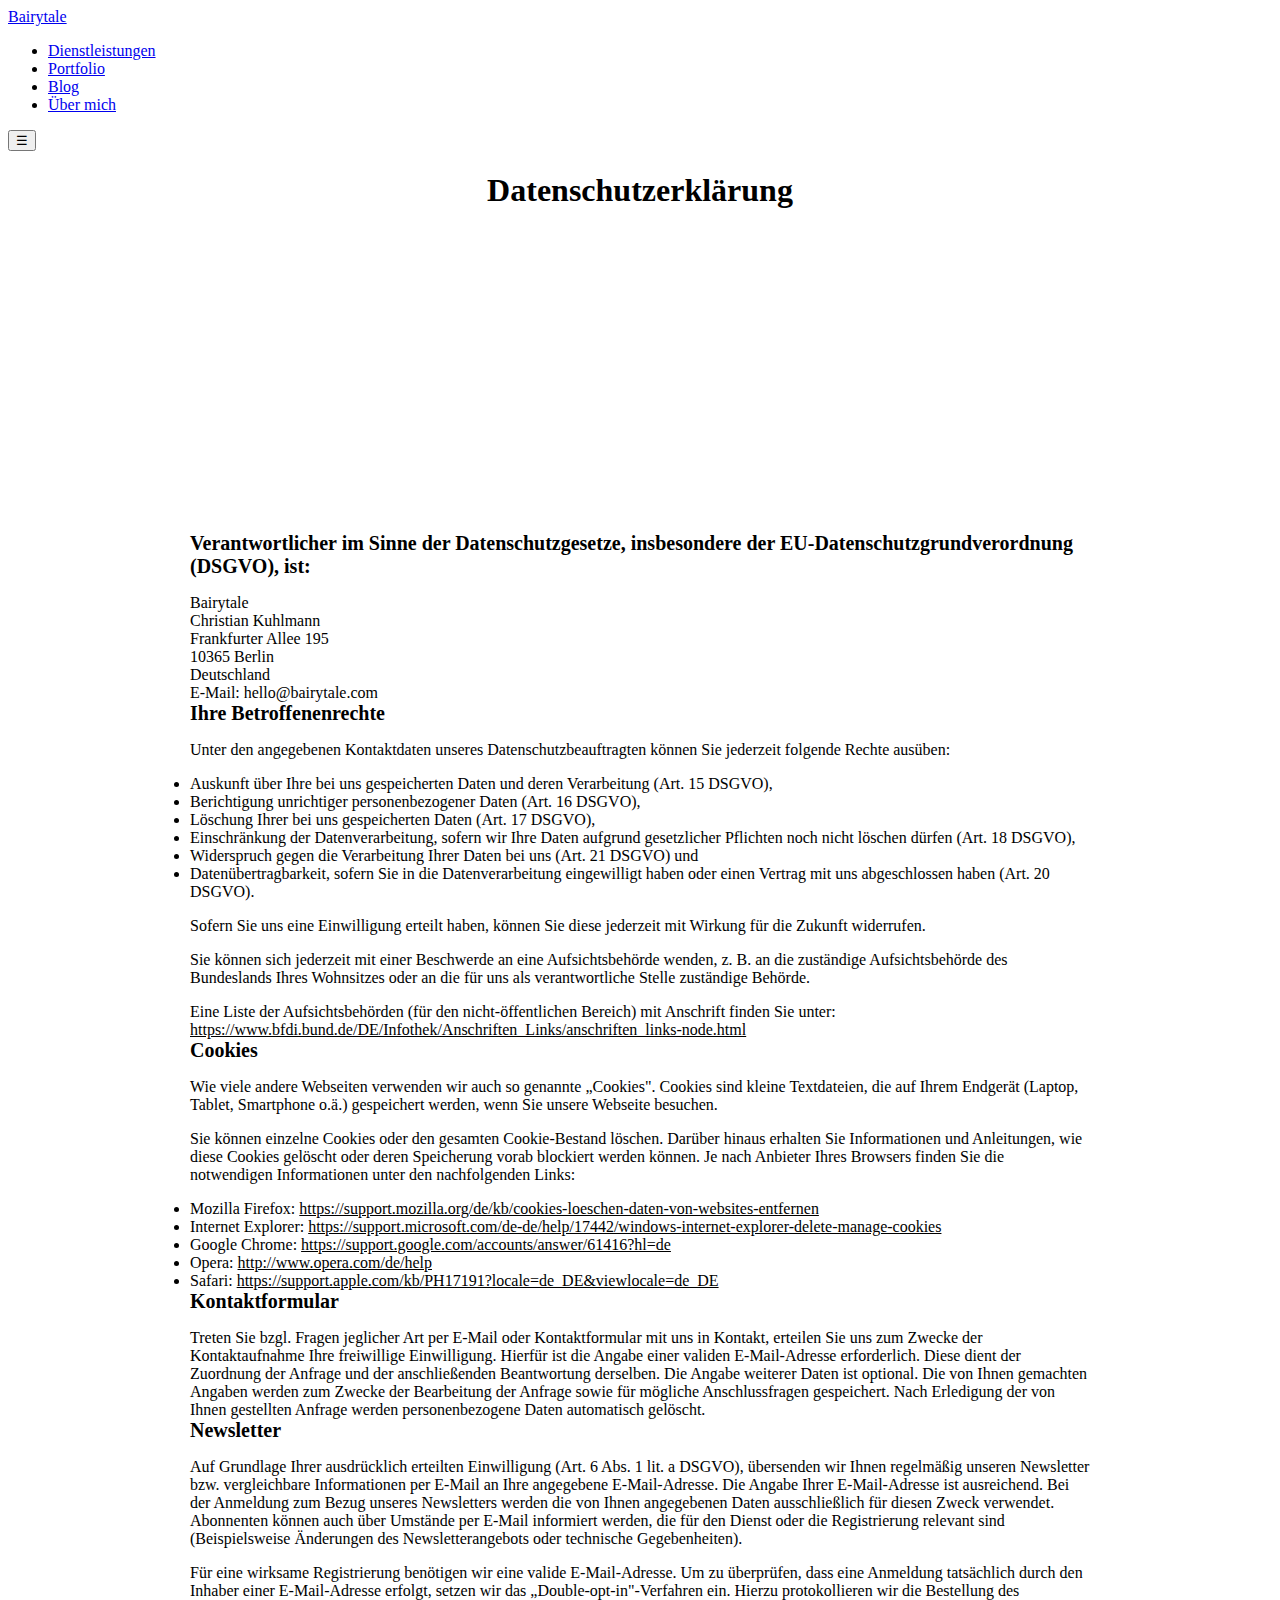
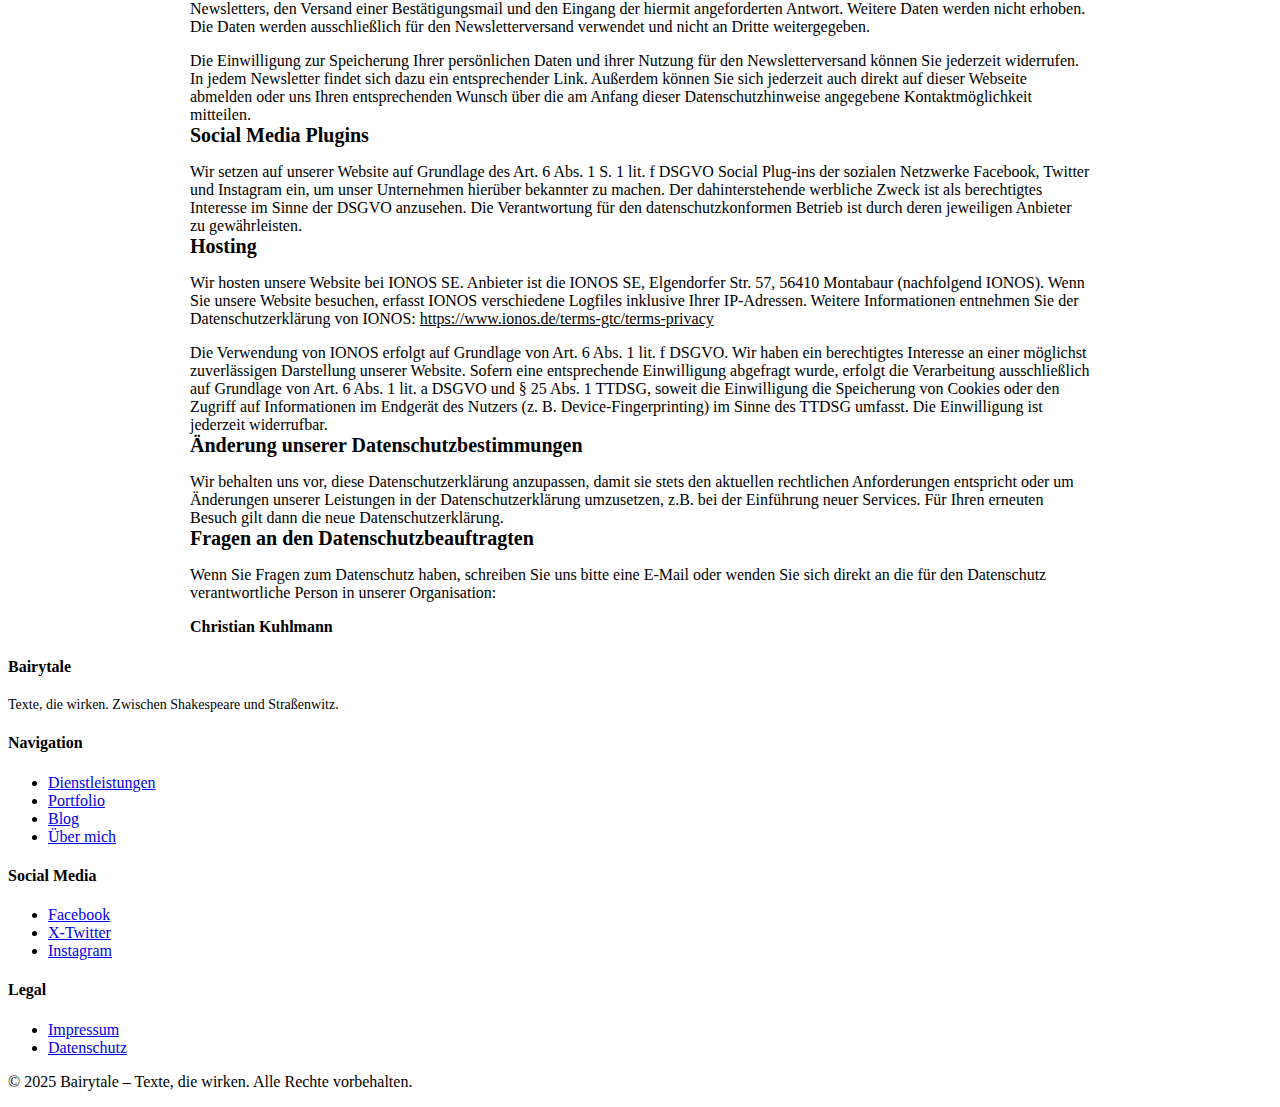
<file: datenschutz.html>
<!DOCTYPE html>
<html lang="de">
<head>
    <meta charset="UTF-8">
    <meta name="viewport" content="width=device-width, initial-scale=1.0">
    <title>Datenschutzerklärung – Bairytale</title>
    <meta name="description" content="Datenschutzerklärung - DSGVO-konforme Datenschutzbestimmungen für Bairytale">
    <link rel="stylesheet" href="css/style.css">
    <style>
        .legal-content {
            background-color: var(--secondary);
            border: var(--border-md);
            box-shadow: var(--shadow-md);
            padding: var(--space-xl);
            max-width: 900px;
            margin: 0 auto;
        }
        
        .legal-content h2 {
            color: var(--dark-petrol);
            font-size: 1.25rem;
            margin-bottom: var(--space-md);
            margin-top: var(--space-lg);
        }
        
        .legal-content h2:first-child {
            margin-top: 0;
        }
        
        .legal-content p {
            color: var(--text);
            margin-bottom: var(--space-md);
        }
        
        .legal-content ul {
            color: var(--text);
            margin-bottom: var(--space-md);
            padding-left: var(--space-md);
        }
        
        .legal-content li {
            margin-bottom: var(--space-xs);
        }
        
        .legal-content strong {
            color: var(--dark-petrol);
            font-weight: 600;
        }
        
        .legal-content a {
            color: var(--accent);
            text-decoration: underline;
        }
        
        .legal-content a:hover {
            color: var(--accent-2);
        }
    </style>
</head>
<body>
    <!-- Header -->
    <header class="header">
        <div class="container">
            <nav class="nav">
                <a href="index.html" class="logo">Bairytale</a>
                <ul class="nav-menu">
                    <li><a href="dienstleistungen.html" class="nav-link">Dienstleistungen</a></li>
                    <li><a href="portfolio.html" class="nav-link">Portfolio</a></li>
                    <li><a href="blog.html" class="nav-link">Blog</a></li>
                    <li><a href="ueber-mich.html" class="nav-link">Über mich</a></li>
                </ul>
                <button class="menu-toggle" aria-label="Menu öffnen">☰</button>
            </nav>
        </div>
    </header>

    <!-- Hero Section -->
    <section class="hero" style="min-height: 40vh;">
        <div class="container">
            <div class="hero-content" style="grid-template-columns: 1fr; text-align: center;">
                <div class="hero-text">
                    <h1>Datenschutzerklärung</h1>
                </div>
            </div>
        </div>
    </section>

    <!-- Legal Content -->
    <section class="section">
        <div class="container">
            <div class="legal-content">
                <h2>Verantwortlicher im Sinne der Datenschutzgesetze, insbesondere der EU-Datenschutzgrundverordnung (DSGVO), ist:</h2>
                <p>
                    Bairytale<br>
                    Christian Kuhlmann<br>
                    Frankfurter Allee 195<br>
                    10365 Berlin<br>
                    Deutschland<br>
                    E-Mail: hello@bairytale.com
                </p>
                
                <h2>Ihre Betroffenenrechte</h2>
                <p>Unter den angegebenen Kontaktdaten unseres Datenschutzbeauftragten können Sie jederzeit folgende Rechte ausüben:</p>
                <ul>
                    <li>Auskunft über Ihre bei uns gespeicherten Daten und deren Verarbeitung (Art. 15 DSGVO),</li>
                    <li>Berichtigung unrichtiger personenbezogener Daten (Art. 16 DSGVO),</li>
                    <li>Löschung Ihrer bei uns gespeicherten Daten (Art. 17 DSGVO),</li>
                    <li>Einschränkung der Datenverarbeitung, sofern wir Ihre Daten aufgrund gesetzlicher Pflichten noch nicht löschen dürfen (Art. 18 DSGVO),</li>
                    <li>Widerspruch gegen die Verarbeitung Ihrer Daten bei uns (Art. 21 DSGVO) und</li>
                    <li>Datenübertragbarkeit, sofern Sie in die Datenverarbeitung eingewilligt haben oder einen Vertrag mit uns abgeschlossen haben (Art. 20 DSGVO).</li>
                </ul>
                <p>Sofern Sie uns eine Einwilligung erteilt haben, können Sie diese jederzeit mit Wirkung für die Zukunft widerrufen.</p>
                <p>Sie können sich jederzeit mit einer Beschwerde an eine Aufsichtsbehörde wenden, z. B. an die zuständige Aufsichtsbehörde des Bundeslands Ihres Wohnsitzes oder an die für uns als verantwortliche Stelle zuständige Behörde.</p>
                <p>Eine Liste der Aufsichtsbehörden (für den nicht-öffentlichen Bereich) mit Anschrift finden Sie unter: <a href="https://www.bfdi.bund.de/DE/Infothek/Anschriften_Links/anschriften_links-node.html" target="_blank">https://www.bfdi.bund.de/DE/Infothek/Anschriften_Links/anschriften_links-node.html</a></p>
                
                <h2>Cookies</h2>
                <p>Wie viele andere Webseiten verwenden wir auch so genannte „Cookies". Cookies sind kleine Textdateien, die auf Ihrem Endgerät (Laptop, Tablet, Smartphone o.ä.) gespeichert werden, wenn Sie unsere Webseite besuchen.</p>
                <p>Sie können einzelne Cookies oder den gesamten Cookie-Bestand löschen. Darüber hinaus erhalten Sie Informationen und Anleitungen, wie diese Cookies gelöscht oder deren Speicherung vorab blockiert werden können. Je nach Anbieter Ihres Browsers finden Sie die notwendigen Informationen unter den nachfolgenden Links:</p>
                <ul>
                    <li>Mozilla Firefox: <a href="https://support.mozilla.org/de/kb/cookies-loeschen-daten-von-websites-entfernen" target="_blank">https://support.mozilla.org/de/kb/cookies-loeschen-daten-von-websites-entfernen</a></li>
                    <li>Internet Explorer: <a href="https://support.microsoft.com/de-de/help/17442/windows-internet-explorer-delete-manage-cookies" target="_blank">https://support.microsoft.com/de-de/help/17442/windows-internet-explorer-delete-manage-cookies</a></li>
                    <li>Google Chrome: <a href="https://support.google.com/accounts/answer/61416?hl=de" target="_blank">https://support.google.com/accounts/answer/61416?hl=de</a></li>
                    <li>Opera: <a href="http://www.opera.com/de/help" target="_blank">http://www.opera.com/de/help</a></li>
                    <li>Safari: <a href="https://support.apple.com/kb/PH17191?locale=de_DE&viewlocale=de_DE" target="_blank">https://support.apple.com/kb/PH17191?locale=de_DE&viewlocale=de_DE</a></li>
                </ul>
                
                <h2>Kontaktformular</h2>
                <p>Treten Sie bzgl. Fragen jeglicher Art per E-Mail oder Kontaktformular mit uns in Kontakt, erteilen Sie uns zum Zwecke der Kontaktaufnahme Ihre freiwillige Einwilligung. Hierfür ist die Angabe einer validen E-Mail-Adresse erforderlich. Diese dient der Zuordnung der Anfrage und der anschließenden Beantwortung derselben. Die Angabe weiterer Daten ist optional. Die von Ihnen gemachten Angaben werden zum Zwecke der Bearbeitung der Anfrage sowie für mögliche Anschlussfragen gespeichert. Nach Erledigung der von Ihnen gestellten Anfrage werden personenbezogene Daten automatisch gelöscht.</p>
                
                <h2>Newsletter</h2>
                <p>Auf Grundlage Ihrer ausdrücklich erteilten Einwilligung (Art. 6 Abs. 1 lit. a DSGVO), übersenden wir Ihnen regelmäßig unseren Newsletter bzw. vergleichbare Informationen per E-Mail an Ihre angegebene E-Mail-Adresse. Die Angabe Ihrer E-Mail-Adresse ist ausreichend. Bei der Anmeldung zum Bezug unseres Newsletters werden die von Ihnen angegebenen Daten ausschließlich für diesen Zweck verwendet. Abonnenten können auch über Umstände per E-Mail informiert werden, die für den Dienst oder die Registrierung relevant sind (Beispielsweise Änderungen des Newsletterangebots oder technische Gegebenheiten).</p>
                <p>Für eine wirksame Registrierung benötigen wir eine valide E-Mail-Adresse. Um zu überprüfen, dass eine Anmeldung tatsächlich durch den Inhaber einer E-Mail-Adresse erfolgt, setzen wir das „Double-opt-in"-Verfahren ein. Hierzu protokollieren wir die Bestellung des Newsletters, den Versand einer Bestätigungsmail und den Eingang der hiermit angeforderten Antwort. Weitere Daten werden nicht erhoben. Die Daten werden ausschließlich für den Newsletterversand verwendet und nicht an Dritte weitergegeben.</p>
                <p>Die Einwilligung zur Speicherung Ihrer persönlichen Daten und ihrer Nutzung für den Newsletterversand können Sie jederzeit widerrufen. In jedem Newsletter findet sich dazu ein entsprechender Link. Außerdem können Sie sich jederzeit auch direkt auf dieser Webseite abmelden oder uns Ihren entsprechenden Wunsch über die am Anfang dieser Datenschutzhinweise angegebene Kontaktmöglichkeit mitteilen.</p>
                
                <h2>Social Media Plugins</h2>
                <p>Wir setzen auf unserer Website auf Grundlage des Art. 6 Abs. 1 S. 1 lit. f DSGVO Social Plug-ins der sozialen Netzwerke Facebook, Twitter und Instagram ein, um unser Unternehmen hierüber bekannter zu machen. Der dahinterstehende werbliche Zweck ist als berechtigtes Interesse im Sinne der DSGVO anzusehen. Die Verantwortung für den datenschutzkonformen Betrieb ist durch deren jeweiligen Anbieter zu gewährleisten.</p>
                
                <h2>Hosting</h2>
                <p>Wir hosten unsere Website bei IONOS SE. Anbieter ist die IONOS SE, Elgendorfer Str. 57, 56410 Montabaur (nachfolgend IONOS). Wenn Sie unsere Website besuchen, erfasst IONOS verschiedene Logfiles inklusive Ihrer IP-Adressen. Weitere Informationen entnehmen Sie der Datenschutzerklärung von IONOS: <a href="https://www.ionos.de/terms-gtc/terms-privacy" target="_blank">https://www.ionos.de/terms-gtc/terms-privacy</a></p>
                <p>Die Verwendung von IONOS erfolgt auf Grundlage von Art. 6 Abs. 1 lit. f DSGVO. Wir haben ein berechtigtes Interesse an einer möglichst zuverlässigen Darstellung unserer Website. Sofern eine entsprechende Einwilligung abgefragt wurde, erfolgt die Verarbeitung ausschließlich auf Grundlage von Art. 6 Abs. 1 lit. a DSGVO und § 25 Abs. 1 TTDSG, soweit die Einwilligung die Speicherung von Cookies oder den Zugriff auf Informationen im Endgerät des Nutzers (z. B. Device-Fingerprinting) im Sinne des TTDSG umfasst. Die Einwilligung ist jederzeit widerrufbar.</p>
                
                <h2>Änderung unserer Datenschutzbestimmungen</h2>
                <p>Wir behalten uns vor, diese Datenschutzerklärung anzupassen, damit sie stets den aktuellen rechtlichen Anforderungen entspricht oder um Änderungen unserer Leistungen in der Datenschutzerklärung umzusetzen, z.B. bei der Einführung neuer Services. Für Ihren erneuten Besuch gilt dann die neue Datenschutzerklärung.</p>
                
                <h2>Fragen an den Datenschutzbeauftragten</h2>
                <p>Wenn Sie Fragen zum Datenschutz haben, schreiben Sie uns bitte eine E-Mail oder wenden Sie sich direkt an die für den Datenschutz verantwortliche Person in unserer Organisation:</p>
                <p><strong>Christian Kuhlmann</strong></p>
            </div>
        </div>
    </section>

    <!-- Footer -->
    <footer class="footer">
        <div class="container">
            <div class="footer-content">
                <div class="footer-section">
                    <h4>Bairytale</h4>
                    <p style="color: var(--text); font-size: 0.875rem;">Texte, die wirken. Zwischen Shakespeare und Straßenwitz.</p>
                </div>
                <div class="footer-section">
                    <h4>Navigation</h4>
                    <ul>
                        <li><a href="dienstleistungen.html">Dienstleistungen</a></li>
                        <li><a href="portfolio.html">Portfolio</a></li>
                        <li><a href="blog.html">Blog</a></li>
                        <li><a href="ueber-mich.html">Über mich</a></li>
                    </ul>
                </div>
                <div class="footer-section">
                    <h4>Social Media</h4>
                    <ul>
                        <li><a href="#" target="_blank">Facebook</a></li>
                        <li><a href="#" target="_blank">X-Twitter</a></li>
                        <li><a href="#" target="_blank">Instagram</a></li>
                    </ul>
                </div>
                <div class="footer-section">
                    <h4>Legal</h4>
                    <ul>
                        <li><a href="impressum.html">Impressum</a></li>
                        <li><a href="datenschutz.html">Datenschutz</a></li>
                    </ul>
                </div>
            </div>
            <div class="footer-bottom">
                <p>&copy; 2025 Bairytale – Texte, die wirken. Alle Rechte vorbehalten.</p>
            </div>
        </div>
    </footer>
</body>
</html>
</file>
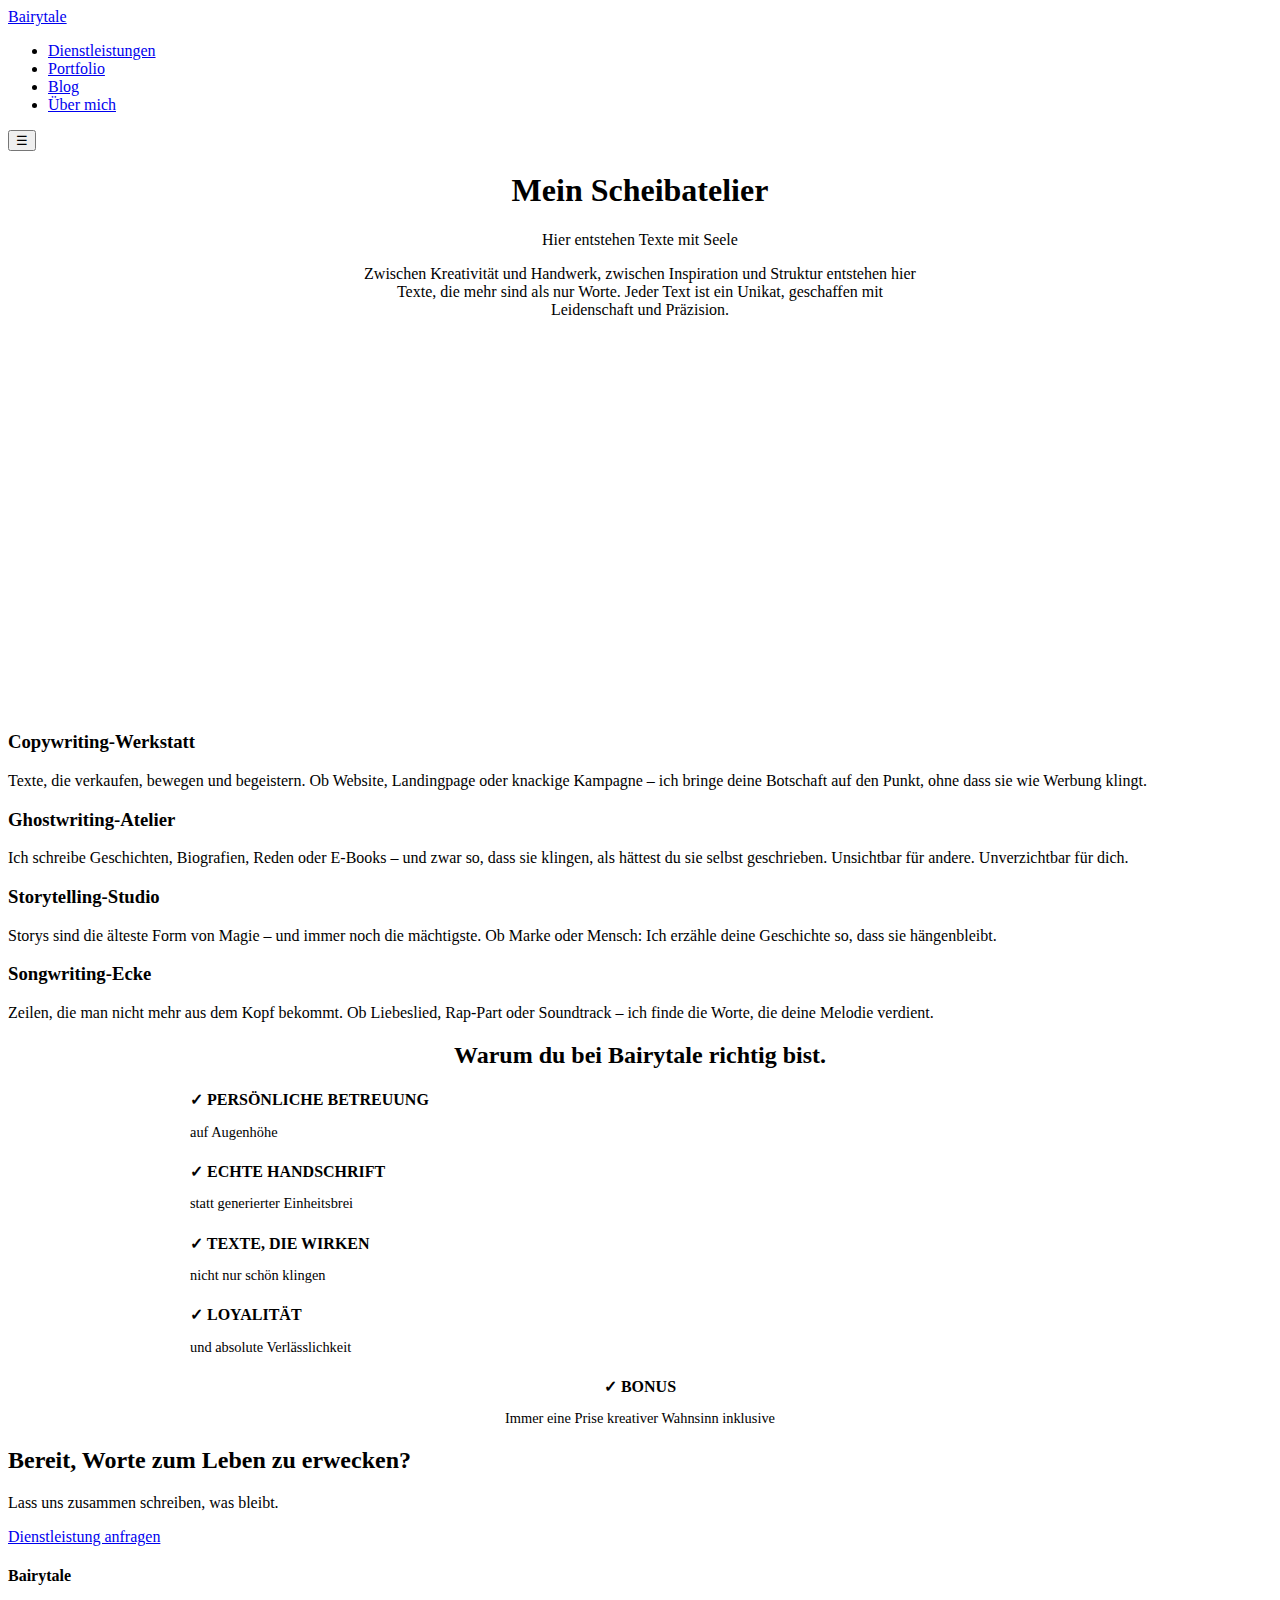
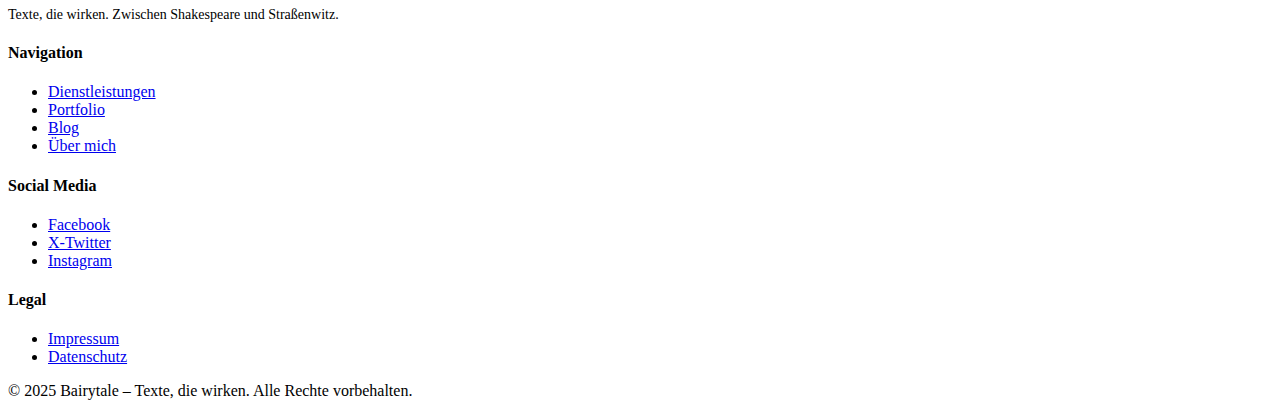
<file: dienstleistungen.html>
<!DOCTYPE html>
<html lang="de">
<head>
    <meta charset="UTF-8">
    <meta name="viewport" content="width=device-width, initial-scale=1.0">
    <title>Dienstleistungen – Bairytale</title>
    <meta name="description" content="Mein Scheibatelier - Hier entstehen Texte mit Seele. Zwischen Kreativität und Handwerk entstehen Texte, die mehr sind als nur Worte.">
    <link rel="stylesheet" href="css/style.css">
</head>
<body>
    <!-- Header -->
    <header class="header">
        <div class="container">
            <nav class="nav">
                <a href="index.html" class="logo">Bairytale</a>
                <ul class="nav-menu">
                    <li><a href="dienstleistungen.html" class="nav-link">Dienstleistungen</a></li>
                    <li><a href="portfolio.html" class="nav-link">Portfolio</a></li>
                    <li><a href="blog.html" class="nav-link">Blog</a></li>
                    <li><a href="ueber-mich.html" class="nav-link">Über mich</a></li>
                </ul>
                <button class="menu-toggle" aria-label="Menu öffnen">☰</button>
            </nav>
        </div>
    </header>

    <!-- Hero Section -->
    <section class="hero" style="min-height: 60vh;">
        <div class="container">
            <div class="hero-content" style="grid-template-columns: 1fr; text-align: center;">
                <div class="hero-text">
                    <h1>Mein Scheibatelier</h1>
                    <p class="hero-subtitle">Hier entstehen Texte mit Seele</p>
                    <p style="max-width: 70ch; margin: 0 auto;">Zwischen Kreativität und Handwerk, zwischen Inspiration und Struktur entstehen hier Texte, die mehr sind als nur Worte. Jeder Text ist ein Unikat, geschaffen mit Leidenschaft und Präzision.</p>
                </div>
            </div>
        </div>
    </section>

    <!-- Services Section -->
    <section class="section services">
        <div class="container">
            <div class="services-grid">
                <div class="service-card">
                    <h3>Copywriting-Werkstatt</h3>
                    <p>Texte, die verkaufen, bewegen und begeistern. Ob Website, Landingpage oder knackige Kampagne – ich bringe deine Botschaft auf den Punkt, ohne dass sie wie Werbung klingt.</p>
                </div>
                <div class="service-card">
                    <h3>Ghostwriting-Atelier</h3>
                    <p>Ich schreibe Geschichten, Biografien, Reden oder E-Books – und zwar so, dass sie klingen, als hättest du sie selbst geschrieben. Unsichtbar für andere. Unverzichtbar für dich.</p>
                </div>
                <div class="service-card">
                    <h3>Storytelling-Studio</h3>
                    <p>Storys sind die älteste Form von Magie – und immer noch die mächtigste. Ob Marke oder Mensch: Ich erzähle deine Geschichte so, dass sie hängenbleibt.</p>
                </div>
                <div class="service-card">
                    <h3>Songwriting-Ecke</h3>
                    <p>Zeilen, die man nicht mehr aus dem Kopf bekommt. Ob Liebeslied, Rap-Part oder Soundtrack – ich finde die Worte, die deine Melodie verdient.</p>
                </div>
            </div>
        </div>
    </section>

    <!-- Why Choose Section -->
    <section class="section">
        <div class="container">
            <div class="card" style="max-width: 900px; margin: 0 auto;">
                <h2 style="text-align: center; margin-bottom: var(--space-lg);">Warum du bei Bairytale richtig bist.</h2>
                
                <div class="grid grid-2" style="gap: var(--space-md);">
                    <div>
                        <h4 style="font-family: var(--font-mono); text-transform: uppercase; color: var(--accent); margin-bottom: var(--space-sm);">✓ Persönliche Betreuung</h4>
                        <p style="margin-bottom: var(--space-md); font-size: 0.9rem;">auf Augenhöhe</p>
                    </div>
                    <div>
                        <h4 style="font-family: var(--font-mono); text-transform: uppercase; color: var(--accent); margin-bottom: var(--space-sm);">✓ Echte Handschrift</h4>
                        <p style="margin-bottom: var(--space-md); font-size: 0.9rem;">statt generierter Einheitsbrei</p>
                    </div>
                    <div>
                        <h4 style="font-family: var(--font-mono); text-transform: uppercase; color: var(--accent); margin-bottom: var(--space-sm);">✓ Texte, die wirken</h4>
                        <p style="margin-bottom: var(--space-md); font-size: 0.9rem;">nicht nur schön klingen</p>
                    </div>
                    <div>
                        <h4 style="font-family: var(--font-mono); text-transform: uppercase; color: var(--accent); margin-bottom: var(--space-sm);">✓ Loyalität</h4>
                        <p style="margin-bottom: var(--space-md); font-size: 0.9rem;">und absolute Verlässlichkeit</p>
                    </div>
                </div>
                
                <div style="text-align: center; margin-top: var(--space-lg); padding-top: var(--space-lg); border-top: 2px solid var(--dark-petrol);">
                    <h4 style="font-family: var(--font-mono); text-transform: uppercase; color: var(--accent-2); margin-bottom: var(--space-sm);">✓ Bonus</h4>
                    <p style="font-size: 0.9rem;">Immer eine Prise kreativer Wahnsinn inklusive</p>
                </div>
            </div>
        </div>
    </section>

    <!-- CTA Section -->
    <section class="section cta">
        <div class="container">
            <h2>Bereit, Worte zum Leben zu erwecken?</h2>
            <p>Lass uns zusammen schreiben, was bleibt.</p>
            <a href="ueber-mich.html#contact" class="btn btn-large">Dienstleistung anfragen</a>
        </div>
    </section>

    <!-- Footer -->
    <footer class="footer">
        <div class="container">
            <div class="footer-content">
                <div class="footer-section">
                    <h4>Bairytale</h4>
                    <p style="color: var(--text); font-size: 0.875rem;">Texte, die wirken. Zwischen Shakespeare und Straßenwitz.</p>
                </div>
                <div class="footer-section">
                    <h4>Navigation</h4>
                    <ul>
                        <li><a href="dienstleistungen.html">Dienstleistungen</a></li>
                        <li><a href="portfolio.html">Portfolio</a></li>
                        <li><a href="blog.html">Blog</a></li>
                        <li><a href="ueber-mich.html">Über mich</a></li>
                    </ul>
                </div>
                <div class="footer-section">
                    <h4>Social Media</h4>
                    <ul>
                        <li><a href="#" target="_blank">Facebook</a></li>
                        <li><a href="#" target="_blank">X-Twitter</a></li>
                        <li><a href="#" target="_blank">Instagram</a></li>
                    </ul>
                </div>
                <div class="footer-section">
                    <h4>Legal</h4>
                    <ul>
                        <li><a href="impressum.html">Impressum</a></li>
                        <li><a href="datenschutz.html">Datenschutz</a></li>
                    </ul>
                </div>
            </div>
            <div class="footer-bottom">
                <p>&copy; 2025 Bairytale – Texte, die wirken. Alle Rechte vorbehalten.</p>
            </div>
        </div>
    </footer>
</body>
</html>
</file>
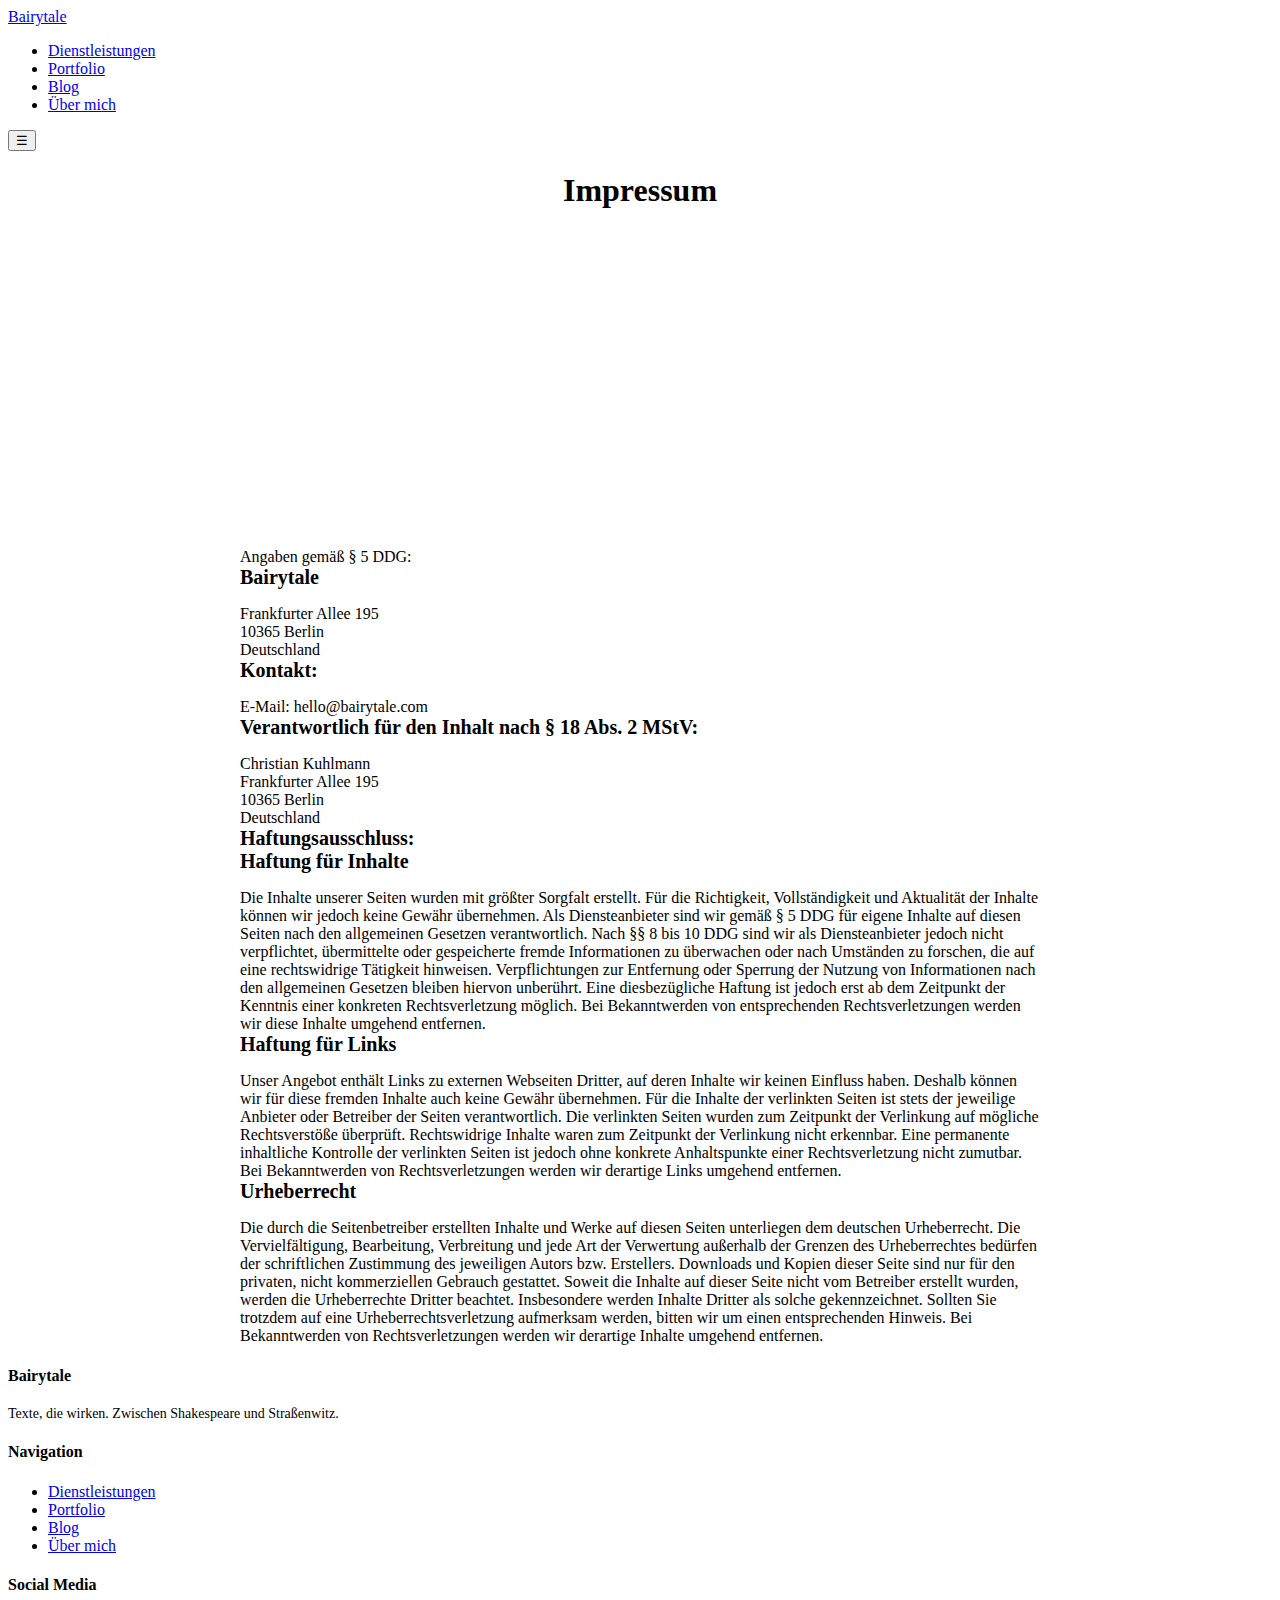
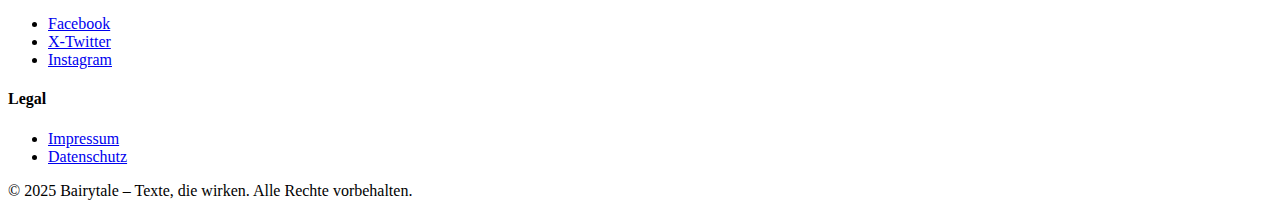
<file: impressum.html>
<!DOCTYPE html>
<html lang="de">
<head>
    <meta charset="UTF-8">
    <meta name="viewport" content="width=device-width, initial-scale=1.0">
    <title>Impressum – Bairytale</title>
    <meta name="description" content="Impressum - Rechtliche Angaben zu Bairytale, Christian Kuhlmann, Berlin">
    <link rel="stylesheet" href="css/style.css">
    <style>
        .legal-content {
            background-color: var(--secondary);
            border: var(--border-md);
            box-shadow: var(--shadow-md);
            padding: var(--space-xl);
            max-width: 800px;
            margin: 0 auto;
        }
        
        .legal-content h2 {
            color: var(--dark-petrol);
            font-size: 1.25rem;
            margin-bottom: var(--space-md);
            margin-top: var(--space-lg);
        }
        
        .legal-content h2:first-child {
            margin-top: 0;
        }
        
        .legal-content p {
            color: var(--text);
            margin-bottom: var(--space-md);
        }
        
        .legal-content strong {
            color: var(--dark-petrol);
            font-weight: 600;
        }
    </style>
</head>
<body>
    <!-- Header -->
    <header class="header">
        <div class="container">
            <nav class="nav">
                <a href="index.html" class="logo">Bairytale</a>
                <ul class="nav-menu">
                    <li><a href="dienstleistungen.html" class="nav-link">Dienstleistungen</a></li>
                    <li><a href="portfolio.html" class="nav-link">Portfolio</a></li>
                    <li><a href="blog.html" class="nav-link">Blog</a></li>
                    <li><a href="ueber-mich.html" class="nav-link">Über mich</a></li>
                </ul>
                <button class="menu-toggle" aria-label="Menu öffnen">☰</button>
            </nav>
        </div>
    </header>

    <!-- Hero Section -->
    <section class="hero" style="min-height: 40vh;">
        <div class="container">
            <div class="hero-content" style="grid-template-columns: 1fr; text-align: center;">
                <div class="hero-text">
                    <h1>Impressum</h1>
                </div>
            </div>
        </div>
    </section>

    <!-- Legal Content -->
    <section class="section">
        <div class="container">
            <div class="legal-content">
                <p>Angaben gemäß § 5 DDG:</p>
                
                <h2>Bairytale</h2>
                <p>
                    Frankfurter Allee 195<br>
                    10365 Berlin<br>
                    Deutschland
                </p>
                
                <h2>Kontakt:</h2>
                <p>E-Mail: hello@bairytale.com</p>
                
                <h2>Verantwortlich für den Inhalt nach § 18 Abs. 2 MStV:</h2>
                <p>
                    Christian Kuhlmann<br>
                    Frankfurter Allee 195<br>
                    10365 Berlin<br>
                    Deutschland
                </p>
                
                <h2>Haftungsausschluss:</h2>
                
                <h2>Haftung für Inhalte</h2>
                <p>Die Inhalte unserer Seiten wurden mit größter Sorgfalt erstellt. Für die Richtigkeit, Vollständigkeit und Aktualität der Inhalte können wir jedoch keine Gewähr übernehmen. Als Diensteanbieter sind wir gemäß § 5 DDG für eigene Inhalte auf diesen Seiten nach den allgemeinen Gesetzen verantwortlich. Nach §§ 8 bis 10 DDG sind wir als Diensteanbieter jedoch nicht verpflichtet, übermittelte oder gespeicherte fremde Informationen zu überwachen oder nach Umständen zu forschen, die auf eine rechtswidrige Tätigkeit hinweisen. Verpflichtungen zur Entfernung oder Sperrung der Nutzung von Informationen nach den allgemeinen Gesetzen bleiben hiervon unberührt. Eine diesbezügliche Haftung ist jedoch erst ab dem Zeitpunkt der Kenntnis einer konkreten Rechtsverletzung möglich. Bei Bekanntwerden von entsprechenden Rechtsverletzungen werden wir diese Inhalte umgehend entfernen.</p>
                
                <h2>Haftung für Links</h2>
                <p>Unser Angebot enthält Links zu externen Webseiten Dritter, auf deren Inhalte wir keinen Einfluss haben. Deshalb können wir für diese fremden Inhalte auch keine Gewähr übernehmen. Für die Inhalte der verlinkten Seiten ist stets der jeweilige Anbieter oder Betreiber der Seiten verantwortlich. Die verlinkten Seiten wurden zum Zeitpunkt der Verlinkung auf mögliche Rechtsverstöße überprüft. Rechtswidrige Inhalte waren zum Zeitpunkt der Verlinkung nicht erkennbar. Eine permanente inhaltliche Kontrolle der verlinkten Seiten ist jedoch ohne konkrete Anhaltspunkte einer Rechtsverletzung nicht zumutbar. Bei Bekanntwerden von Rechtsverletzungen werden wir derartige Links umgehend entfernen.</p>
                
                <h2>Urheberrecht</h2>
                <p>Die durch die Seitenbetreiber erstellten Inhalte und Werke auf diesen Seiten unterliegen dem deutschen Urheberrecht. Die Vervielfältigung, Bearbeitung, Verbreitung und jede Art der Verwertung außerhalb der Grenzen des Urheberrechtes bedürfen der schriftlichen Zustimmung des jeweiligen Autors bzw. Erstellers. Downloads und Kopien dieser Seite sind nur für den privaten, nicht kommerziellen Gebrauch gestattet. Soweit die Inhalte auf dieser Seite nicht vom Betreiber erstellt wurden, werden die Urheberrechte Dritter beachtet. Insbesondere werden Inhalte Dritter als solche gekennzeichnet. Sollten Sie trotzdem auf eine Urheberrechtsverletzung aufmerksam werden, bitten wir um einen entsprechenden Hinweis. Bei Bekanntwerden von Rechtsverletzungen werden wir derartige Inhalte umgehend entfernen.</p>
            </div>
        </div>
    </section>

    <!-- Footer -->
    <footer class="footer">
        <div class="container">
            <div class="footer-content">
                <div class="footer-section">
                    <h4>Bairytale</h4>
                    <p style="color: var(--text); font-size: 0.875rem;">Texte, die wirken. Zwischen Shakespeare und Straßenwitz.</p>
                </div>
                <div class="footer-section">
                    <h4>Navigation</h4>
                    <ul>
                        <li><a href="dienstleistungen.html">Dienstleistungen</a></li>
                        <li><a href="portfolio.html">Portfolio</a></li>
                        <li><a href="blog.html">Blog</a></li>
                        <li><a href="ueber-mich.html">Über mich</a></li>
                    </ul>
                </div>
                <div class="footer-section">
                    <h4>Social Media</h4>
                    <ul>
                        <li><a href="#" target="_blank">Facebook</a></li>
                        <li><a href="#" target="_blank">X-Twitter</a></li>
                        <li><a href="#" target="_blank">Instagram</a></li>
                    </ul>
                </div>
                <div class="footer-section">
                    <h4>Legal</h4>
                    <ul>
                        <li><a href="impressum.html">Impressum</a></li>
                        <li><a href="datenschutz.html">Datenschutz</a></li>
                    </ul>
                </div>
            </div>
            <div class="footer-bottom">
                <p>&copy; 2025 Bairytale – Texte, die wirken. Alle Rechte vorbehalten.</p>
            </div>
        </div>
    </footer>
</body>
</html>
</file>
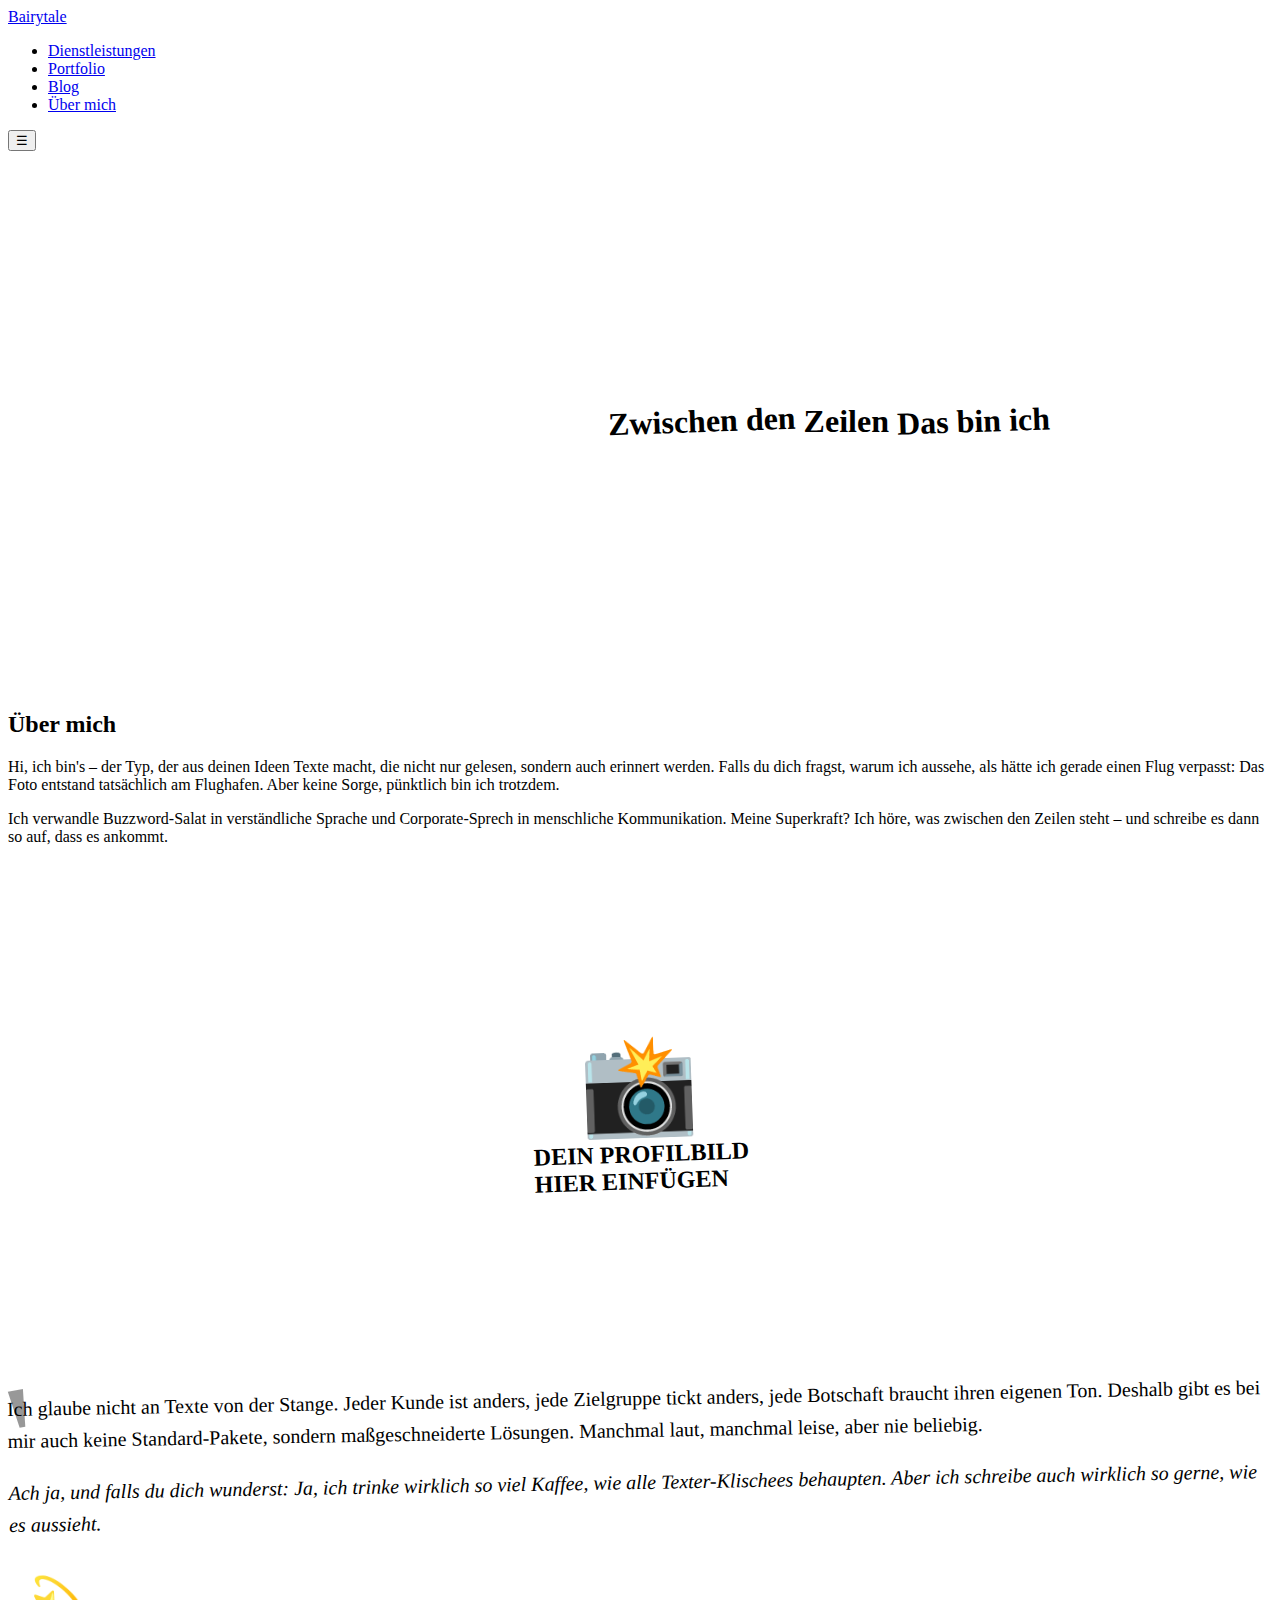
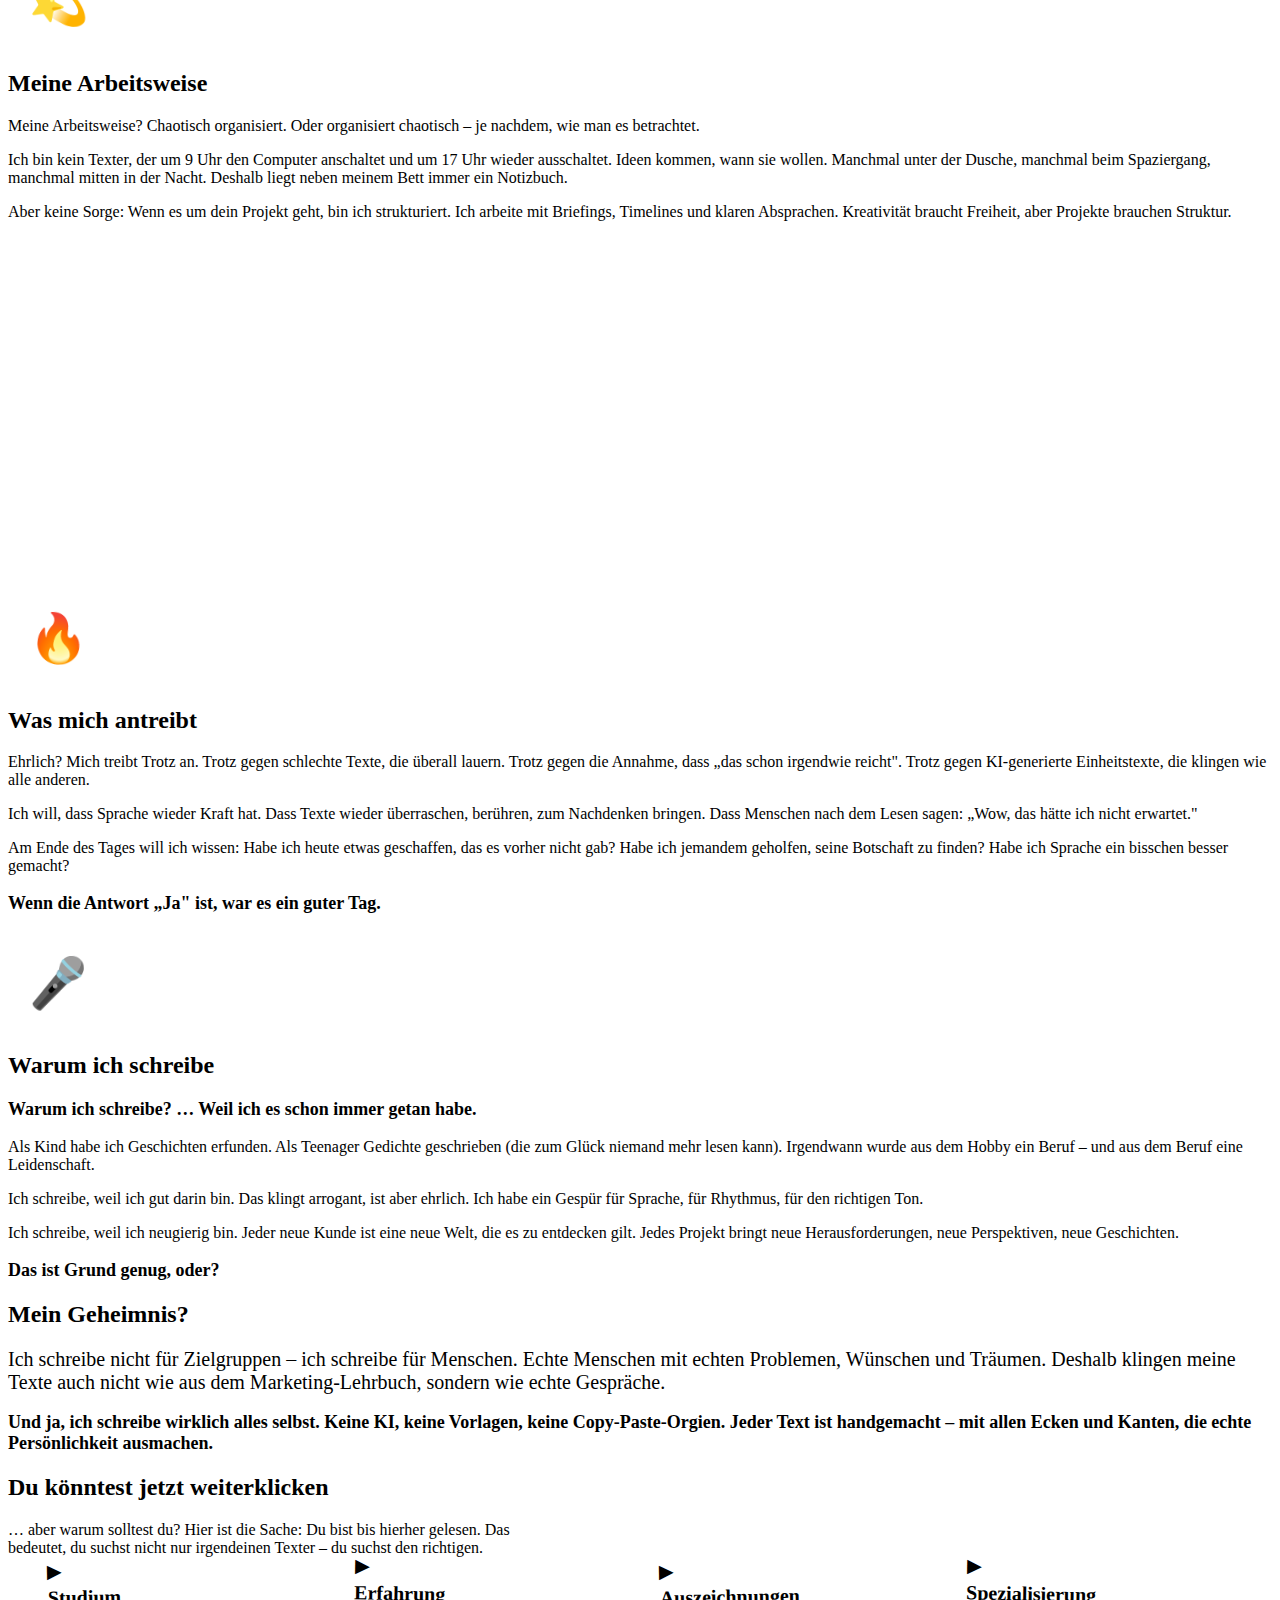
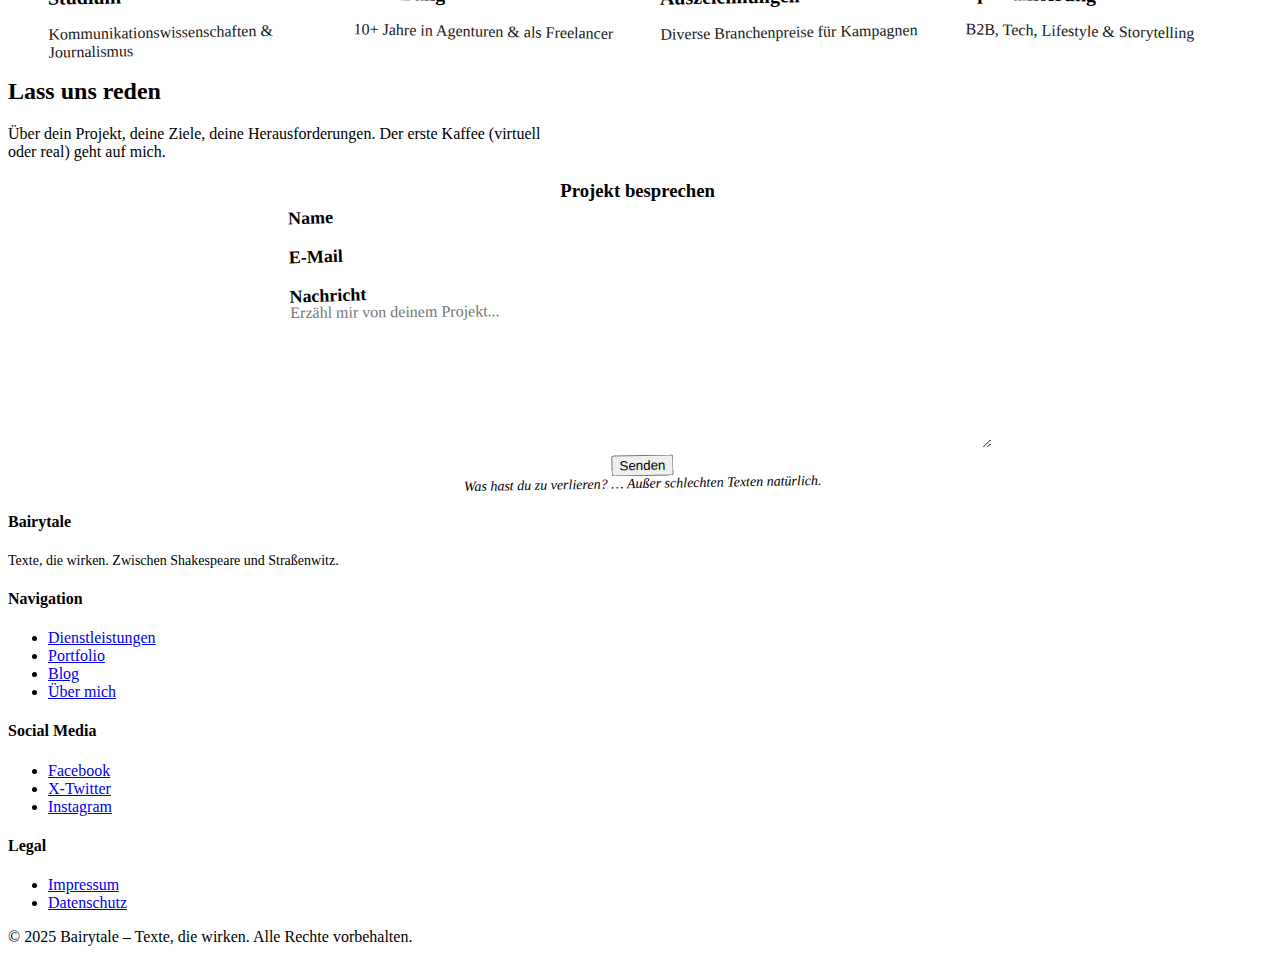
<file: ueber-mich.html>
<!DOCTYPE html>
<html lang="de">
<head>
    <meta charset="UTF-8">
    <meta name="viewport" content="width=device-width, initial-scale=1.0">
    <title>Über mich – Bairytale</title>
    <meta name="description" content="Zwischen den Zeilen - Das bin ich. Der Typ, der aus deinen Ideen Texte macht, die nicht nur gelesen, sondern auch erinnert werden.">
    <link rel="stylesheet" href="css/style.css">
    <style>
        .personal-hero {
            background-color: var(--primary);
            color: var(--secondary);
            min-height: 60vh;
            display: flex;
            align-items: center;
            position: relative;
            overflow: hidden;
        }
        
        .personal-hero::before {
            content: '';
            position: absolute;
            top: 0;
            left: 0;
            right: 0;
            bottom: 0;
            background: linear-gradient(135deg, transparent 0%, var(--secondary) 100%);
            opacity: 0.05;
        }
        
        .personal-hero .diagonal-line-left {
            top: 15%;
            left: 5%;
            width: 300px;
        }
        
        .personal-hero .diagonal-line-right {
            top: 15%;
            right: 5%;
            width: 300px;
        }
        
        .personal-hero h1 {
            color: var(--secondary);
            text-align: center;
        }
        
        .personal-hero .highlight {
            background-color: var(--accent);
            color: var(--dark-petrol);
            padding: var(--space-sm) var(--space-md);
            transform: rotate(-2deg);
            display: inline-block;
            margin: var(--space-sm);
            border: var(--border-md);
            box-shadow: var(--shadow-md);
        }
        
        .large-profile-image {
            width: 400px;
            height: 500px;
            background: linear-gradient(135deg, var(--accent), var(--accent-2));
            border: var(--border-lg);
            box-shadow: var(--shadow-xl);
            display: flex;
            flex-direction: column;
            align-items: center;
            justify-content: center;
            font-size: 1.5rem;
            color: var(--white);
            transform: rotate(-2deg);
            position: relative;
            font-family: var(--font-mono);
            text-transform: uppercase;
            font-weight: 700;
            margin: 0 auto;
        }
        
        .large-profile-image::before {
            content: '📸';
            font-size: 6rem;
            margin-bottom: var(--space-lg);
        }
        
        .large-profile-image::after {
            content: '';
            position: absolute;
            top: -15px;
            left: -15px;
            right: -15px;
            bottom: -15px;
            border: 3px solid var(--accent);
            transform: rotate(4deg);
            z-index: -1;
        }
        
        .section-icon {
            width: 100px;
            height: 100px;
            background-color: var(--accent);
            border: var(--border-md);
            display: flex;
            align-items: center;
            justify-content: center;
            font-size: 3rem;
            color: var(--primary);
            margin: 0 auto var(--space-lg);
            transform: rotate(-3deg);
            box-shadow: var(--shadow-md);
        }
        
        .contact-form {
            background-color: var(--secondary);
            border: var(--border-lg);
            box-shadow: var(--shadow-lg);
            padding: var(--space-2xl);
            max-width: 700px;
            margin: 0 auto;
            transform: rotate(-1deg);
            position: relative;
        }
        
        .contact-form::before {
            content: '';
            position: absolute;
            top: -10px;
            left: -10px;
            right: -10px;
            bottom: -10px;
            border: var(--border-md);
            border-color: var(--accent);
            transform: rotate(2deg);
            z-index: -1;
        }
        
        .form-group {
            margin-bottom: var(--space-lg);
        }
        
        .form-label {
            display: block;
            font-family: var(--font-serif);
            font-size: 1.125rem;
            font-weight: 700;
            color: var(--dark-petrol);
            margin-bottom: var(--space-sm);
            transform: rotate(-1deg);
            display: inline-block;
        }
        
        .form-input,
        .form-textarea {
            width: 100%;
            padding: var(--space-md);
            border: var(--border-md);
            background-color: var(--white);
            color: var(--dark-petrol);
            font-family: var(--font-sans);
            font-size: 1rem;
            transition: all var(--transition-fast);
            transform: rotate(0.5deg);
        }
        
        .form-input:focus,
        .form-textarea:focus {
            outline: none;
            border-color: var(--accent);
            box-shadow: 0 0 0 3px rgba(212, 175, 55, 0.3);
            transform: rotate(-0.5deg);
        }
        
        .form-textarea {
            min-height: 150px;
            resize: vertical;
        }
        
        .quote-section {
            position: relative;
            padding: var(--space-2xl);
            margin: var(--space-3xl) 0;
            background-color: var(--primary);
            color: var(--secondary);
            transform: rotate(-1deg);
            border: var(--border-lg);
            box-shadow: var(--shadow-lg);
        }
        
        .quote-section::before {
            content: '"';
            position: absolute;
            top: -30px;
            left: -30px;
            font-size: 10rem;
            color: var(--accent);
            opacity: 0.4;
            font-family: var(--font-serif);
            line-height: 1;
            transform: rotate(-10deg);
        }
        
        .quote-section p {
            color: var(--secondary);
            font-size: 1.25rem;
            line-height: 1.6;
            position: relative;
            z-index: 2;
        }
        
        .feature-list {
            list-style: none;
            display: grid;
            grid-template-columns: repeat(auto-fit, minmax(280px, 1fr));
            gap: var(--space-lg);
            margin: var(--space-2xl) 0;
        }
        
        .feature-item {
            background-color: var(--accent);
            color: var(--dark-petrol);
            border: var(--border-md);
            padding: var(--space-lg);
            position: relative;
            transform: rotate(-1deg);
            box-shadow: var(--shadow-md);
            transition: all var(--transition-normal);
        }
        
        .feature-item:nth-child(even) {
            transform: rotate(1deg);
            background-color: var(--accent-2);
            color: var(--white);
        }
        
        .feature-item:hover {
            transform: rotate(-3deg) translate(-2px, -2px);
            box-shadow: var(--shadow-lg);
        }
        
        .feature-item:nth-child(even):hover {
            transform: rotate(3deg) translate(-2px, -2px);
        }
        
        .feature-item::before {
            content: '▶';
            position: absolute;
            left: var(--space-sm);
            top: var(--space-sm);
            color: var(--dark-petrol);
            font-size: 1.2rem;
        }
        
        .feature-item:nth-child(even)::before {
            color: var(--white);
        }
        
        .feature-item h4 {
            font-family: var(--font-serif);
            font-weight: 700;
            color: inherit;
            margin-left: var(--space-lg);
            margin-bottom: var(--space-sm);
            font-size: 1.25rem;
        }
        
        .feature-item p {
            color: inherit;
            margin-left: var(--space-lg);
            font-size: 1rem;
            margin-bottom: 0;
            opacity: 0.9;
        }
        
        @media (max-width: 768px) {
            .large-profile-image {
                width: 300px;
                height: 380px;
                font-size: 1.25rem;
            }
            
            .large-profile-image::before {
                font-size: 4rem;
            }
            
            .contact-form {
                padding: var(--space-xl);
            }
            
            .quote-section {
                padding: var(--space-xl);
            }
            
            .quote-section::before {
                font-size: 6rem;
                top: -20px;
                left: -20px;
            }
        }
    </style>
</head>
<body>
    <!-- Header -->
    <header class="header">
        <div class="container">
            <nav class="nav">
                <a href="index.html" class="logo">Bairytale</a>
                <ul class="nav-menu">
                    <li><a href="dienstleistungen.html" class="nav-link">Dienstleistungen</a></li>
                    <li><a href="portfolio.html" class="nav-link">Portfolio</a></li>
                    <li><a href="blog.html" class="nav-link">Blog</a></li>
                    <li><a href="ueber-mich.html" class="nav-link">Über mich</a></li>
                </ul>
                <button class="menu-toggle" aria-label="Menu öffnen">☰</button>
            </nav>
        </div>
    </header>

    <!-- Personal Hero Section -->
    <section class="personal-hero">
        <div class="diagonal-line diagonal-line-left"></div>
        <div class="diagonal-line diagonal-line-right"></div>
        <div class="container">
            <div class="hero-content" style="grid-template-columns: 1fr; text-align: center;">
                <div class="hero-text">
                    <h1><span class="highlight">Zwischen den</span> Zeilen <span class="highlight">Das bin ich</span></h1>
                </div>
            </div>
        </div>
    </section>

    <!-- About Section with Large Image -->
    <section class="section">
        <div class="container">
            <div class="about-content">
                <div class="about-text">
                    <h2>Über mich</h2>
                    <p>Hi, ich bin's – der Typ, der aus deinen Ideen Texte macht, die nicht nur gelesen, sondern auch erinnert werden. Falls du dich fragst, warum ich aussehe, als hätte ich gerade einen Flug verpasst: Das Foto entstand tatsächlich am Flughafen. Aber keine Sorge, pünktlich bin ich trotzdem.</p>
                    <p>Ich verwandle Buzzword-Salat in verständliche Sprache und Corporate-Sprech in menschliche Kommunikation. Meine Superkraft? Ich höre, was zwischen den Zeilen steht – und schreibe es dann so auf, dass es ankommt.</p>
                </div>
                <div class="about-image">
                    <div class="large-profile-image">
                        Dein Profilbild<br>hier einfügen
                    </div>
                </div>
            </div>
        </div>
    </section>

    <!-- Philosophy Section -->
    <section class="section">
        <div class="container">
            <div class="quote-section">
                <p>Ich glaube nicht an Texte von der Stange. Jeder Kunde ist anders, jede Zielgruppe tickt anders, jede Botschaft braucht ihren eigenen Ton. Deshalb gibt es bei mir auch keine Standard-Pakete, sondern maßgeschneiderte Lösungen. Manchmal laut, manchmal leise, aber nie beliebig.</p>
                <p style="font-style: italic; margin-top: var(--space-lg);">Ach ja, und falls du dich wunderst: Ja, ich trinke wirklich so viel Kaffee, wie alle Texter-Klischees behaupten. Aber ich schreibe auch wirklich so gerne, wie es aussieht.</p>
            </div>
        </div>
    </section>

    <!-- Working Style Section -->
    <section class="section section-dark">
        <div class="container">
            <div class="about-content">
                <div class="about-text">
                    <div class="section-icon">💫</div>
                    <h2>Meine Arbeitsweise</h2>
                    <p>Meine Arbeitsweise? Chaotisch organisiert. Oder organisiert chaotisch – je nachdem, wie man es betrachtet.</p>
                    <p>Ich bin kein Texter, der um 9 Uhr den Computer anschaltet und um 17 Uhr wieder ausschaltet. Ideen kommen, wann sie wollen. Manchmal unter der Dusche, manchmal beim Spaziergang, manchmal mitten in der Nacht. Deshalb liegt neben meinem Bett immer ein Notizbuch.</p>
                    <p>Aber keine Sorge: Wenn es um dein Projekt geht, bin ich strukturiert. Ich arbeite mit Briefings, Timelines und klaren Absprachen. Kreativität braucht Freiheit, aber Projekte brauchen Struktur.</p>
                </div>
                <div class="about-image">
                    <div class="glitch-box"></div>
                </div>
            </div>
        </div>
    </section>

    <!-- Values Section -->
    <section class="section">
        <div class="container">
            <div class="about-content">
                <div class="about-image">
                    <div class="glitch-box" style="height: 350px;"></div>
                </div>
                <div class="about-text">
                    <div class="section-icon">🔥</div>
                    <h2>Was mich antreibt</h2>
                    <p>Ehrlich? Mich treibt Trotz an. Trotz gegen schlechte Texte, die überall lauern. Trotz gegen die Annahme, dass „das schon irgendwie reicht". Trotz gegen KI-generierte Einheitstexte, die klingen wie alle anderen.</p>
                    <p>Ich will, dass Sprache wieder Kraft hat. Dass Texte wieder überraschen, berühren, zum Nachdenken bringen. Dass Menschen nach dem Lesen sagen: „Wow, das hätte ich nicht erwartet."</p>
                    <p>Am Ende des Tages will ich wissen: Habe ich heute etwas geschaffen, das es vorher nicht gab? Habe ich jemandem geholfen, seine Botschaft zu finden? Habe ich Sprache ein bisschen besser gemacht?</p>
                    <p style="font-weight: 700; font-size: 1.125rem;">Wenn die Antwort „Ja" ist, war es ein guter Tag.</p>
                </div>
            </div>
        </div>
    </section>

    <!-- Why I Write Section -->
    <section class="section section-dark">
        <div class="container">
            <div class="about-content">
                <div class="about-text">
                    <div class="section-icon">🎤</div>
                    <h2>Warum ich schreibe</h2>
                    <p style="font-weight: 700; font-size: 1.125rem;">Warum ich schreibe? … Weil ich es schon immer getan habe.</p>
                    <p>Als Kind habe ich Geschichten erfunden. Als Teenager Gedichte geschrieben (die zum Glück niemand mehr lesen kann). Irgendwann wurde aus dem Hobby ein Beruf – und aus dem Beruf eine Leidenschaft.</p>
                    <p>Ich schreibe, weil ich gut darin bin. Das klingt arrogant, ist aber ehrlich. Ich habe ein Gespür für Sprache, für Rhythmus, für den richtigen Ton.</p>
                    <p>Ich schreibe, weil ich neugierig bin. Jeder neue Kunde ist eine neue Welt, die es zu entdecken gilt. Jedes Projekt bringt neue Herausforderungen, neue Perspektiven, neue Geschichten.</p>
                    <p style="font-weight: 700; font-size: 1.125rem;">Das ist Grund genug, oder?</p>
                </div>
                <div class="about-image">
                    <div class="glitch-box"></div>
                </div>
            </div>
        </div>
    </section>

    <!-- My Approach Section -->
    <section class="section">
        <div class="container">
            <h2 class="text-center mb-xl">Mein Geheimnis?</h2>
            <div class="highlight-box">
                <p style="font-size: 1.25rem; margin-bottom: var(--space-lg);">Ich schreibe nicht für Zielgruppen – ich schreibe für Menschen. Echte Menschen mit echten Problemen, Wünschen und Träumen. Deshalb klingen meine Texte auch nicht wie aus dem Marketing-Lehrbuch, sondern wie echte Gespräche.</p>
                <p style="font-weight: 700; font-size: 1.125rem;">Und ja, ich schreibe wirklich alles selbst. Keine KI, keine Vorlagen, keine Copy-Paste-Orgien. Jeder Text ist handgemacht – mit allen Ecken und Kanten, die echte Persönlichkeit ausmachen.</p>
            </div>
        </div>
    </section>

    <!-- Skills/Experience Section -->
    <section class="section section-dark">
        <div class="container">
            <h2 class="text-center mb-xl">Du könntest jetzt weiterklicken</h2>
            <p class="text-center" style="max-width: 70ch; margin: 0 auto var(--space-xl); color: var(--text);">… aber warum solltest du? Hier ist die Sache: Du bist bis hierher gelesen. Das bedeutet, du suchst nicht nur irgendeinen Texter – du suchst den richtigen.</p>
            
            <ul class="feature-list">
                <li class="feature-item">
                    <h4>Studium</h4>
                    <p>Kommunikationswissenschaften & Journalismus</p>
                </li>
                <li class="feature-item">
                    <h4>Erfahrung</h4>
                    <p>10+ Jahre in Agenturen & als Freelancer</p>
                </li>
                <li class="feature-item">
                    <h4>Auszeichnungen</h4>
                    <p>Diverse Branchenpreise für Kampagnen</p>
                </li>
                <li class="feature-item">
                    <h4>Spezialisierung</h4>
                    <p>B2B, Tech, Lifestyle & Storytelling</p>
                </li>
            </ul>
        </div>
    </section>

    <!-- Contact Form Section -->
    <section id="contact" class="section">
        <div class="container">
            <h2 class="text-center mb-xl">Lass uns reden</h2>
            <p class="text-center" style="max-width: 70ch; margin: 0 auto var(--space-xl);">Über dein Projekt, deine Ziele, deine Herausforderungen. Der erste Kaffee (virtuell oder real) geht auf mich.</p>
            
            <div class="contact-form">
                <h3 style="color: var(--dark-petrol); text-align: center; margin-bottom: var(--space-lg); transform: rotate(1deg); display: inline-block; width: 100%;">Projekt besprechen</h3>
                
                <form>
                    <div class="form-group">
                        <label for="name" class="form-label">Name</label>
                        <input type="text" id="name" name="name" class="form-input" required>
                    </div>
                    
                    <div class="form-group">
                        <label for="email" class="form-label">E-Mail</label>
                        <input type="email" id="email" name="email" class="form-input" required>
                    </div>
                    
                    <div class="form-group">
                        <label for="message" class="form-label">Nachricht</label>
                        <textarea id="message" name="message" class="form-textarea" placeholder="Erzähl mir von deinem Projekt..." required></textarea>
                    </div>
                    
                    <div style="text-align: center;">
                        <button type="submit" class="btn btn-large">Senden</button>
                    </div>
                </form>
                
                <p style="text-align: center; color: var(--text); font-size: 0.875rem; margin-top: var(--space-lg); font-style: italic;">Was hast du zu verlieren? … Außer schlechten Texten natürlich.</p>
            </div>
        </div>
    </section>

    <!-- Footer -->
    <footer class="footer">
        <div class="container">
            <div class="footer-content">
                <div class="footer-section">
                    <h4>Bairytale</h4>
                    <p style="color: var(--text); font-size: 0.875rem;">Texte, die wirken. Zwischen Shakespeare und Straßenwitz.</p>
                </div>
                <div class="footer-section">
                    <h4>Navigation</h4>
                    <ul>
                        <li><a href="dienstleistungen.html">Dienstleistungen</a></li>
                        <li><a href="portfolio.html">Portfolio</a></li>
                        <li><a href="blog.html">Blog</a></li>
                        <li><a href="ueber-mich.html">Über mich</a></li>
                    </ul>
                </div>
                <div class="footer-section">
                    <h4>Social Media</h4>
                    <ul>
                        <li><a href="#" target="_blank">Facebook</a></li>
                        <li><a href="#" target="_blank">X-Twitter</a></li>
                        <li><a href="#" target="_blank">Instagram</a></li>
                    </ul>
                </div>
                <div class="footer-section">
                    <h4>Legal</h4>
                    <ul>
                        <li><a href="impressum.html">Impressum</a></li>
                        <li><a href="datenschutz.html">Datenschutz</a></li>
                    </ul>
                </div>
            </div>
            <div class="footer-bottom">
                <p>&copy; 2025 Bairytale – Texte, die wirken. Alle Rechte vorbehalten.</p>
            </div>
        </div>
    </footer>
</body>
</html>
</file>
<file: css/style.css>

</file>
